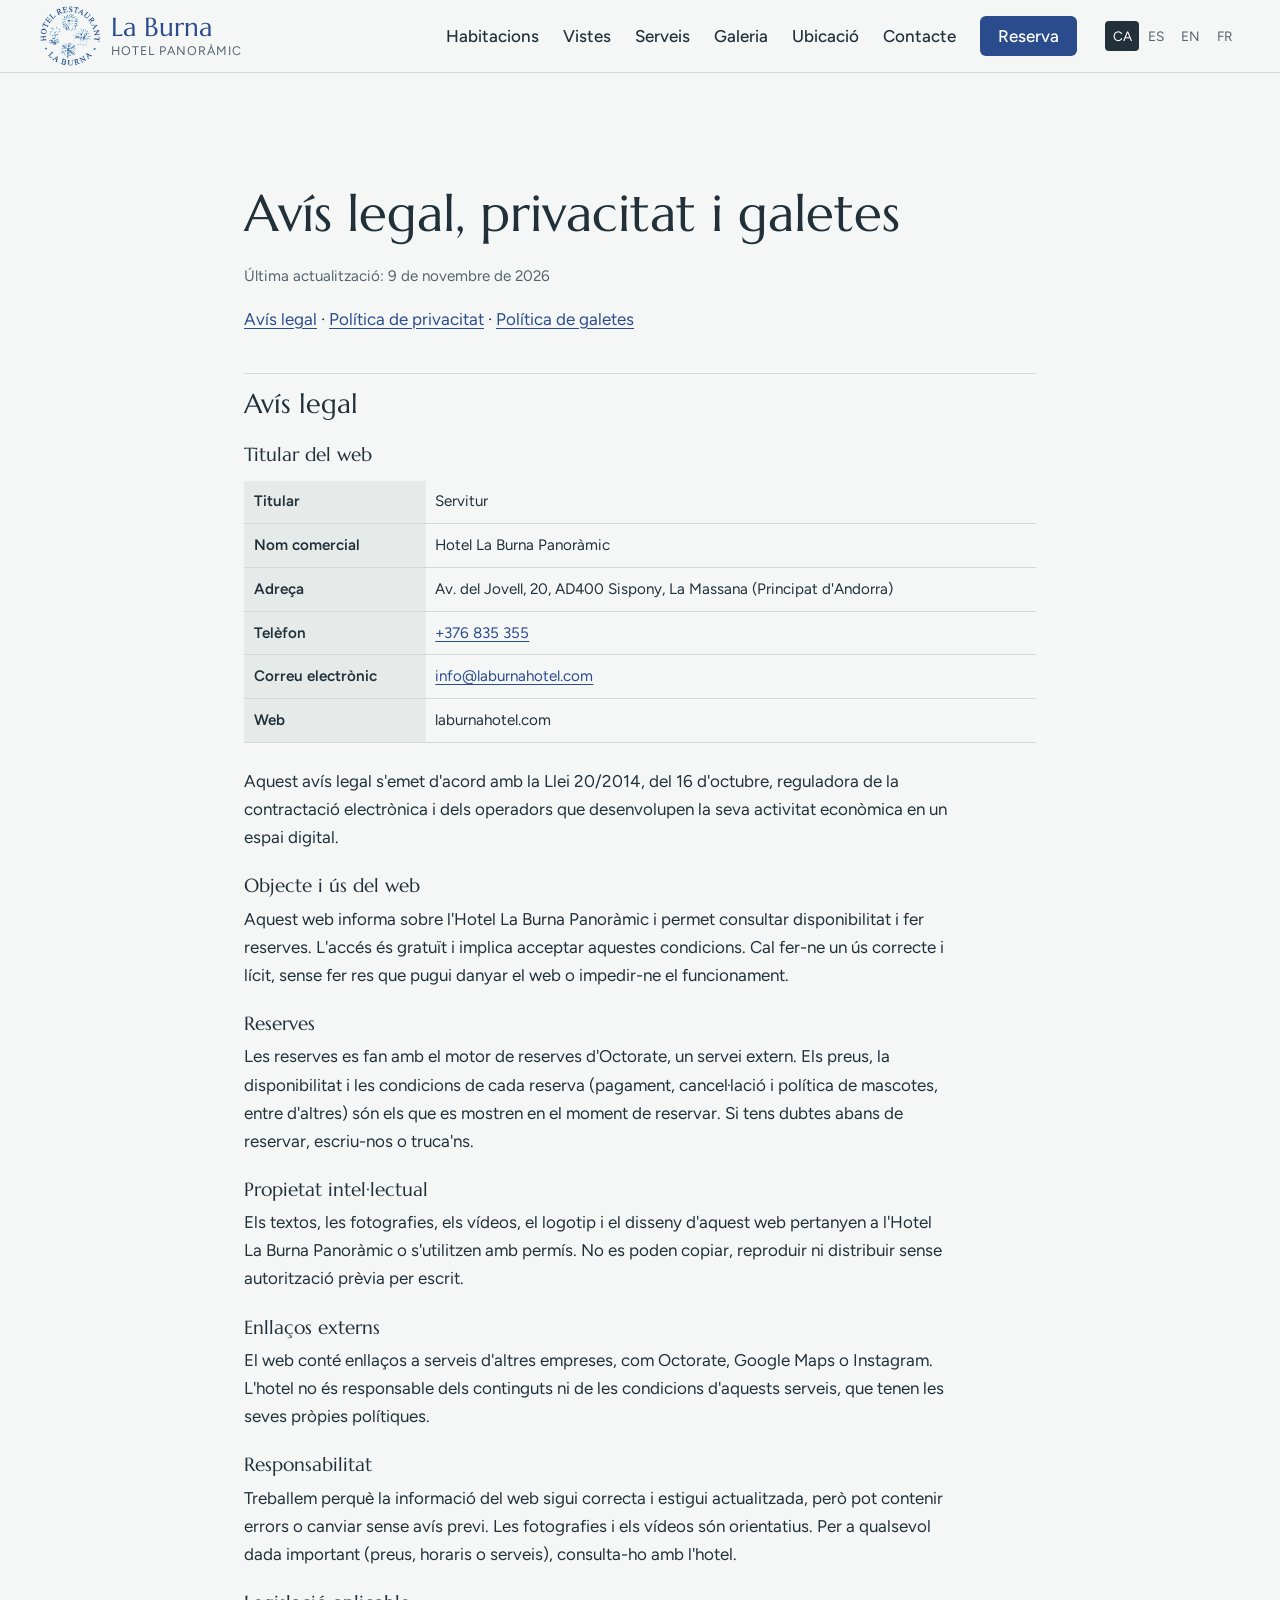
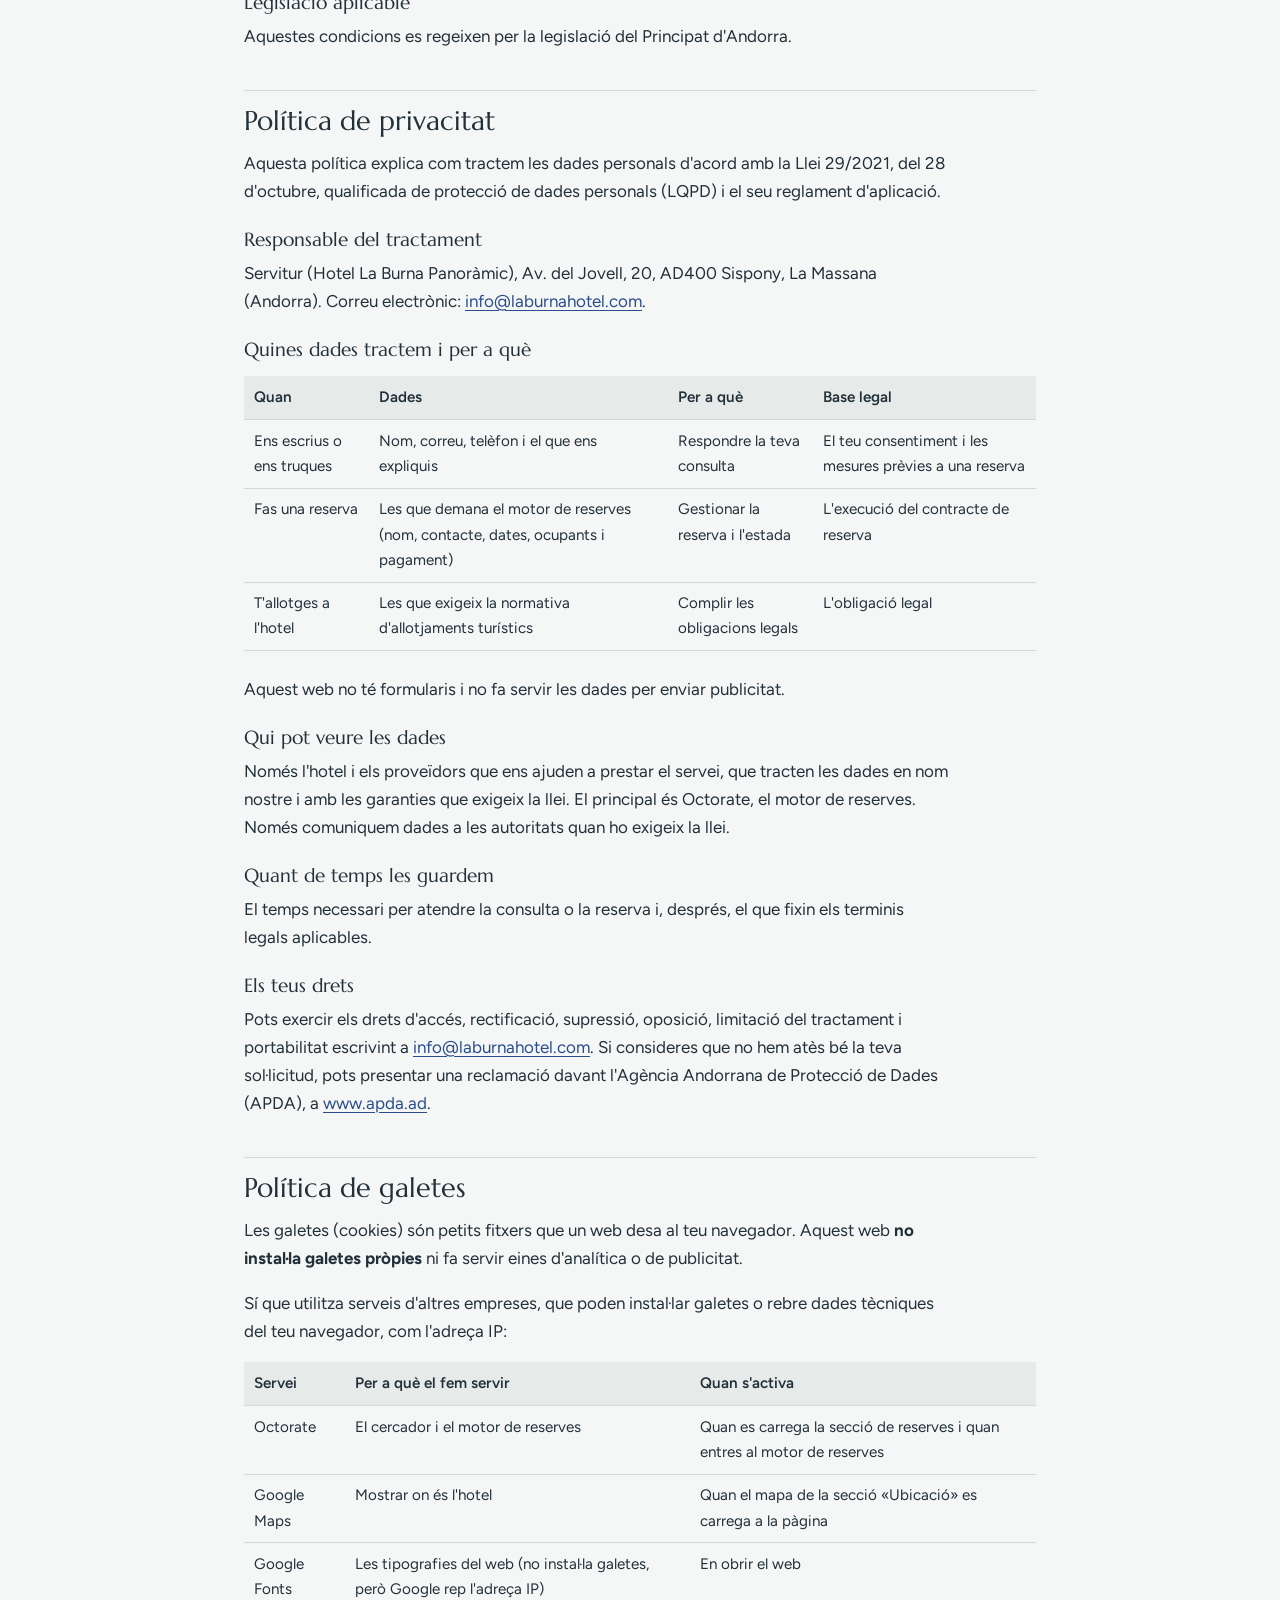
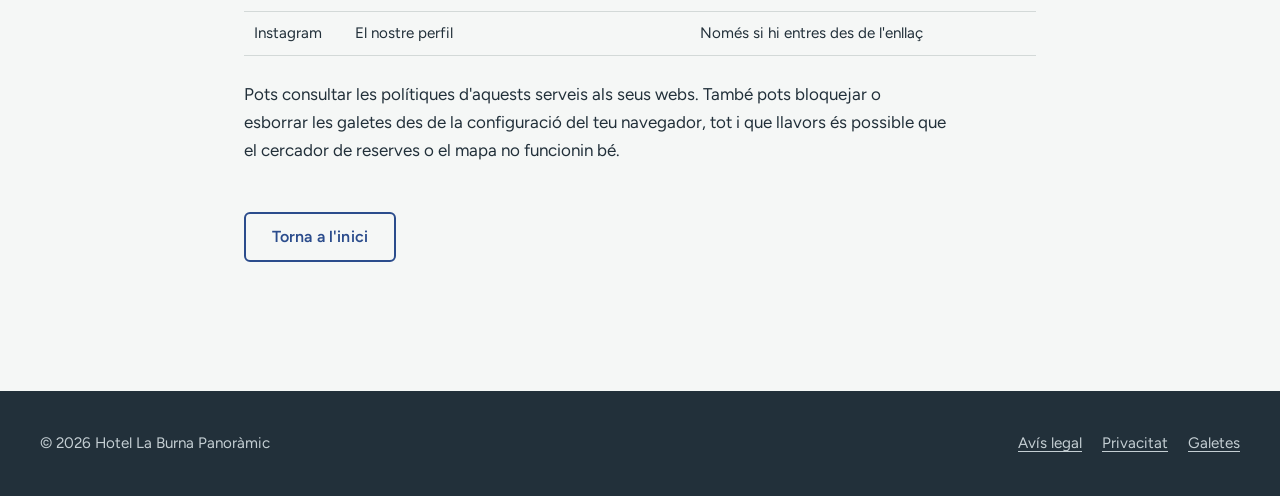
<file: avis-legal.html>
<!DOCTYPE html>
<html lang="ca">
<head>
  <meta charset="UTF-8">
  <meta name="viewport" content="width=device-width, initial-scale=1">
  <title>Avís legal, privacitat i galetes · Hotel La Burna Panoràmic</title>
  <meta name="description" content="Avís legal, política de privacitat i política de galetes del web de l'Hotel La Burna Panoràmic (Sispony, Andorra).">
  <link rel="canonical" href="https://laburnahotel.com/avis-legal.html">
  <link rel="alternate" hreflang="ca" href="https://laburnahotel.com/avis-legal.html">
  <link rel="alternate" hreflang="es" href="https://laburnahotel.com/es/aviso-legal.html">
  <link rel="alternate" hreflang="en" href="https://laburnahotel.com/en/legal-notice.html">
  <link rel="alternate" hreflang="fr" href="https://laburnahotel.com/fr/mentions-legales.html">
  <link rel="alternate" hreflang="x-default" href="https://laburnahotel.com/avis-legal.html">
  <meta name="robots" content="index, follow">

  <link rel="icon" href="/favicon.ico" sizes="48x48">
  <link rel="icon" href="/assets/img/icon-192.png" type="image/png" sizes="192x192">
  <link rel="apple-touch-icon" href="/apple-touch-icon.png">
  <link rel="preconnect" href="https://fonts.googleapis.com">
  <link rel="preconnect" href="https://fonts.gstatic.com" crossorigin>
  <link href="https://fonts.googleapis.com/css2?family=Figtree:wght@400;500;600&family=Marcellus&display=swap" rel="stylesheet">
  <link rel="stylesheet" href="css/styles.css?v=9">
  <script src="js/main.js?v=5" defer></script>
</head>
<body>
  <a class="skip-link" href="#contingut">Salta al contingut</a>

  <header class="header">
    <div class="container header__inner">
      <a class="header__logo" href="/" aria-label="Hotel La Burna Panoràmic, inici">
        <img src="assets/img/logo-segell-96.png" srcset="assets/img/logo-segell-96.png 1x, assets/img/logo-segell-192.png 2x" width="60" height="60" alt="">
        <span class="header__logo-text">
          <strong>La Burna</strong>
          <span>HOTEL PANORÀMIC</span>
        </span>
      </a>

      <button class="header__toggle" type="button" aria-expanded="false" aria-controls="menu" aria-label="Obre el menú">
        <span></span><span></span><span></span>
      </button>

      <nav class="nav" id="menu" aria-label="Menú principal">
        <ul class="nav__list">
          <li><a href="/#habitacions">Habitacions</a></li>
          <li><a href="/#vistes">Vistes</a></li>
          <li><a href="/#serveis">Serveis</a></li>
          <li><a href="/#galeria">Galeria</a></li>
          <li><a href="/#ubicacio">Ubicació</a></li>
          <li><a href="/#contacte">Contacte</a></li>
          <li><a class="nav__cta" href="/#reserves">Reserva</a></li>
        </ul>

        <ul class="lang" aria-label="Idioma">
          <li><a href="/avis-legal.html" hreflang="ca" lang="ca" aria-current="page">CA</a></li>
          <li><a href="/es/aviso-legal.html" hreflang="es" lang="es">ES</a></li>
          <li><a href="/en/legal-notice.html" hreflang="en" lang="en">EN</a></li>
          <li><a href="/fr/mentions-legales.html" hreflang="fr" lang="fr">FR</a></li>
        </ul>
      </nav>
    </div>
  </header>

  <main id="contingut" class="section">
    <div class="container legal">
      <h1>Avís legal, privacitat i galetes</h1>
      <p class="updated">Última actualització: 9 de novembre de 2026</p>
      <p>
        <a href="#avis-legal">Avís legal</a> ·
        <a href="#privacitat">Política de privacitat</a> ·
        <a href="#galetes">Política de galetes</a>
      </p>

      <!-- ===================== AVÍS LEGAL ===================== -->
      <h2 id="avis-legal">Avís legal</h2>

      <h3>Titular del web</h3>
      <!-- PENDENT: la raó social i el NRT del titular, quan es decideixi posar-los. De moment el titular és «Servitur». -->
      <table>
        <tr><th scope="row">Titular</th><td>Servitur</td></tr>
        <tr><th scope="row">Nom comercial</th><td>Hotel La Burna Panoràmic</td></tr>
        <tr><th scope="row">Adreça</th><td>Av. del Jovell, 20, AD400 Sispony, La Massana (Principat d'Andorra)</td></tr>
        <tr><th scope="row">Telèfon</th><td><a href="tel:+376835355">+376 835 355</a></td></tr>
        <tr><th scope="row">Correu electrònic</th><td><a href="mailto:info@laburnahotel.com">info@laburnahotel.com</a></td></tr>
        <tr><th scope="row">Web</th><td>laburnahotel.com</td></tr>
      </table>
      <p>Aquest avís legal s'emet d'acord amb la Llei 20/2014, del 16 d'octubre, reguladora de la contractació electrònica i dels operadors que desenvolupen la seva activitat econòmica en un espai digital.</p>

      <h3>Objecte i ús del web</h3>
      <p>Aquest web informa sobre l'Hotel La Burna Panoràmic i permet consultar disponibilitat i fer reserves. L'accés és gratuït i implica acceptar aquestes condicions. Cal fer-ne un ús correcte i lícit, sense fer res que pugui danyar el web o impedir-ne el funcionament.</p>

      <h3>Reserves</h3>
      <p>Les reserves es fan amb el motor de reserves d'Octorate, un servei extern. Els preus, la disponibilitat i les condicions de cada reserva (pagament, cancel·lació i política de mascotes, entre d'altres) són els que es mostren en el moment de reservar. Si tens dubtes abans de reservar, escriu-nos o truca'ns.</p>

      <h3>Propietat intel·lectual</h3>
      <p>Els textos, les fotografies, els vídeos, el logotip i el disseny d'aquest web pertanyen a l'Hotel La Burna Panoràmic o s'utilitzen amb permís. No es poden copiar, reproduir ni distribuir sense autorització prèvia per escrit.</p>

      <h3>Enllaços externs</h3>
      <p>El web conté enllaços a serveis d'altres empreses, com Octorate, Google Maps o Instagram. L'hotel no és responsable dels continguts ni de les condicions d'aquests serveis, que tenen les seves pròpies polítiques.</p>

      <h3>Responsabilitat</h3>
      <p>Treballem perquè la informació del web sigui correcta i estigui actualitzada, però pot contenir errors o canviar sense avís previ. Les fotografies i els vídeos són orientatius. Per a qualsevol dada important (preus, horaris o serveis), consulta-ho amb l'hotel.</p>

      <h3>Legislació aplicable</h3>
      <p>Aquestes condicions es regeixen per la legislació del Principat d'Andorra.</p>

      <!-- ===================== PRIVACITAT ===================== -->
      <h2 id="privacitat">Política de privacitat</h2>
      <p>Aquesta política explica com tractem les dades personals d'acord amb la Llei 29/2021, del 28 d'octubre, qualificada de protecció de dades personals (LQPD) i el seu reglament d'aplicació.</p>

      <h3>Responsable del tractament</h3>
      <p>Servitur (Hotel La Burna Panoràmic), Av. del Jovell, 20, AD400 Sispony, La Massana (Andorra). Correu electrònic: <a href="mailto:info@laburnahotel.com">info@laburnahotel.com</a>.</p>

      <h3>Quines dades tractem i per a què</h3>
      <table>
        <thead><tr><th scope="col">Quan</th><th scope="col">Dades</th><th scope="col">Per a què</th><th scope="col">Base legal</th></tr></thead>
        <tbody>
          <tr><td>Ens escrius o ens truques</td><td>Nom, correu, telèfon i el que ens expliquis</td><td>Respondre la teva consulta</td><td>El teu consentiment i les mesures prèvies a una reserva</td></tr>
          <tr><td>Fas una reserva</td><td>Les que demana el motor de reserves (nom, contacte, dates, ocupants i pagament)</td><td>Gestionar la reserva i l'estada</td><td>L'execució del contracte de reserva</td></tr>
          <tr><td>T'allotges a l'hotel</td><td>Les que exigeix la normativa d'allotjaments turístics</td><td>Complir les obligacions legals</td><td>L'obligació legal</td></tr>
        </tbody>
      </table>
      <p>Aquest web no té formularis i no fa servir les dades per enviar publicitat.</p>

      <h3>Qui pot veure les dades</h3>
      <p>Només l'hotel i els proveïdors que ens ajuden a prestar el servei, que tracten les dades en nom nostre i amb les garanties que exigeix la llei. El principal és Octorate, el motor de reserves. Només comuniquem dades a les autoritats quan ho exigeix la llei.</p>

      <h3>Quant de temps les guardem</h3>
      <p>El temps necessari per atendre la consulta o la reserva i, després, el que fixin els terminis legals aplicables.</p>

      <h3>Els teus drets</h3>
      <p>Pots exercir els drets d'accés, rectificació, supressió, oposició, limitació del tractament i portabilitat escrivint a <a href="mailto:info@laburnahotel.com">info@laburnahotel.com</a>. Si consideres que no hem atès bé la teva sol·licitud, pots presentar una reclamació davant l'Agència Andorrana de Protecció de Dades (APDA), a <a href="https://www.apda.ad" target="_blank" rel="noopener">www.apda.ad</a>.</p>

      <!-- ===================== GALETES ===================== -->
      <h2 id="galetes">Política de galetes</h2>
      <p>Les galetes (cookies) són petits fitxers que un web desa al teu navegador. Aquest web <strong>no instal·la galetes pròpies</strong> ni fa servir eines d'analítica o de publicitat.</p>
      <p>Sí que utilitza serveis d'altres empreses, que poden instal·lar galetes o rebre dades tècniques del teu navegador, com l'adreça IP:</p>
      <table>
        <thead><tr><th scope="col">Servei</th><th scope="col">Per a què el fem servir</th><th scope="col">Quan s'activa</th></tr></thead>
        <tbody>
          <tr><td>Octorate</td><td>El cercador i el motor de reserves</td><td>Quan es carrega la secció de reserves i quan entres al motor de reserves</td></tr>
          <tr><td>Google Maps</td><td>Mostrar on és l'hotel</td><td>Quan el mapa de la secció «Ubicació» es carrega a la pàgina</td></tr>
          <tr><td>Google Fonts</td><td>Les tipografies del web (no instal·la galetes, però Google rep l'adreça IP)</td><td>En obrir el web</td></tr>
          <tr><td>Instagram</td><td>El nostre perfil</td><td>Només si hi entres des de l'enllaç</td></tr>
        </tbody>
      </table>
      <p>Pots consultar les polítiques d'aquests serveis als seus webs. També pots bloquejar o esborrar les galetes des de la configuració del teu navegador, tot i que llavors és possible que el cercador de reserves o el mapa no funcionin bé.</p>

      <p style="margin-top:3rem"><a class="button button--ghost" href="/">Torna a l'inici</a></p>
    </div>
  </main>

  <footer class="footer">
    <div class="container footer__inner">
      <p>© <span data-year></span> Hotel La Burna Panoràmic</p>
      <nav class="footer__legal" aria-label="Informació legal">
        <a href="avis-legal.html" aria-current="page">Avís legal</a>
        <a href="avis-legal.html#privacitat">Privacitat</a>
        <a href="avis-legal.html#galetes">Galetes</a>
      </nav>
    </div>
  </footer>
</body>
</html>
</file>
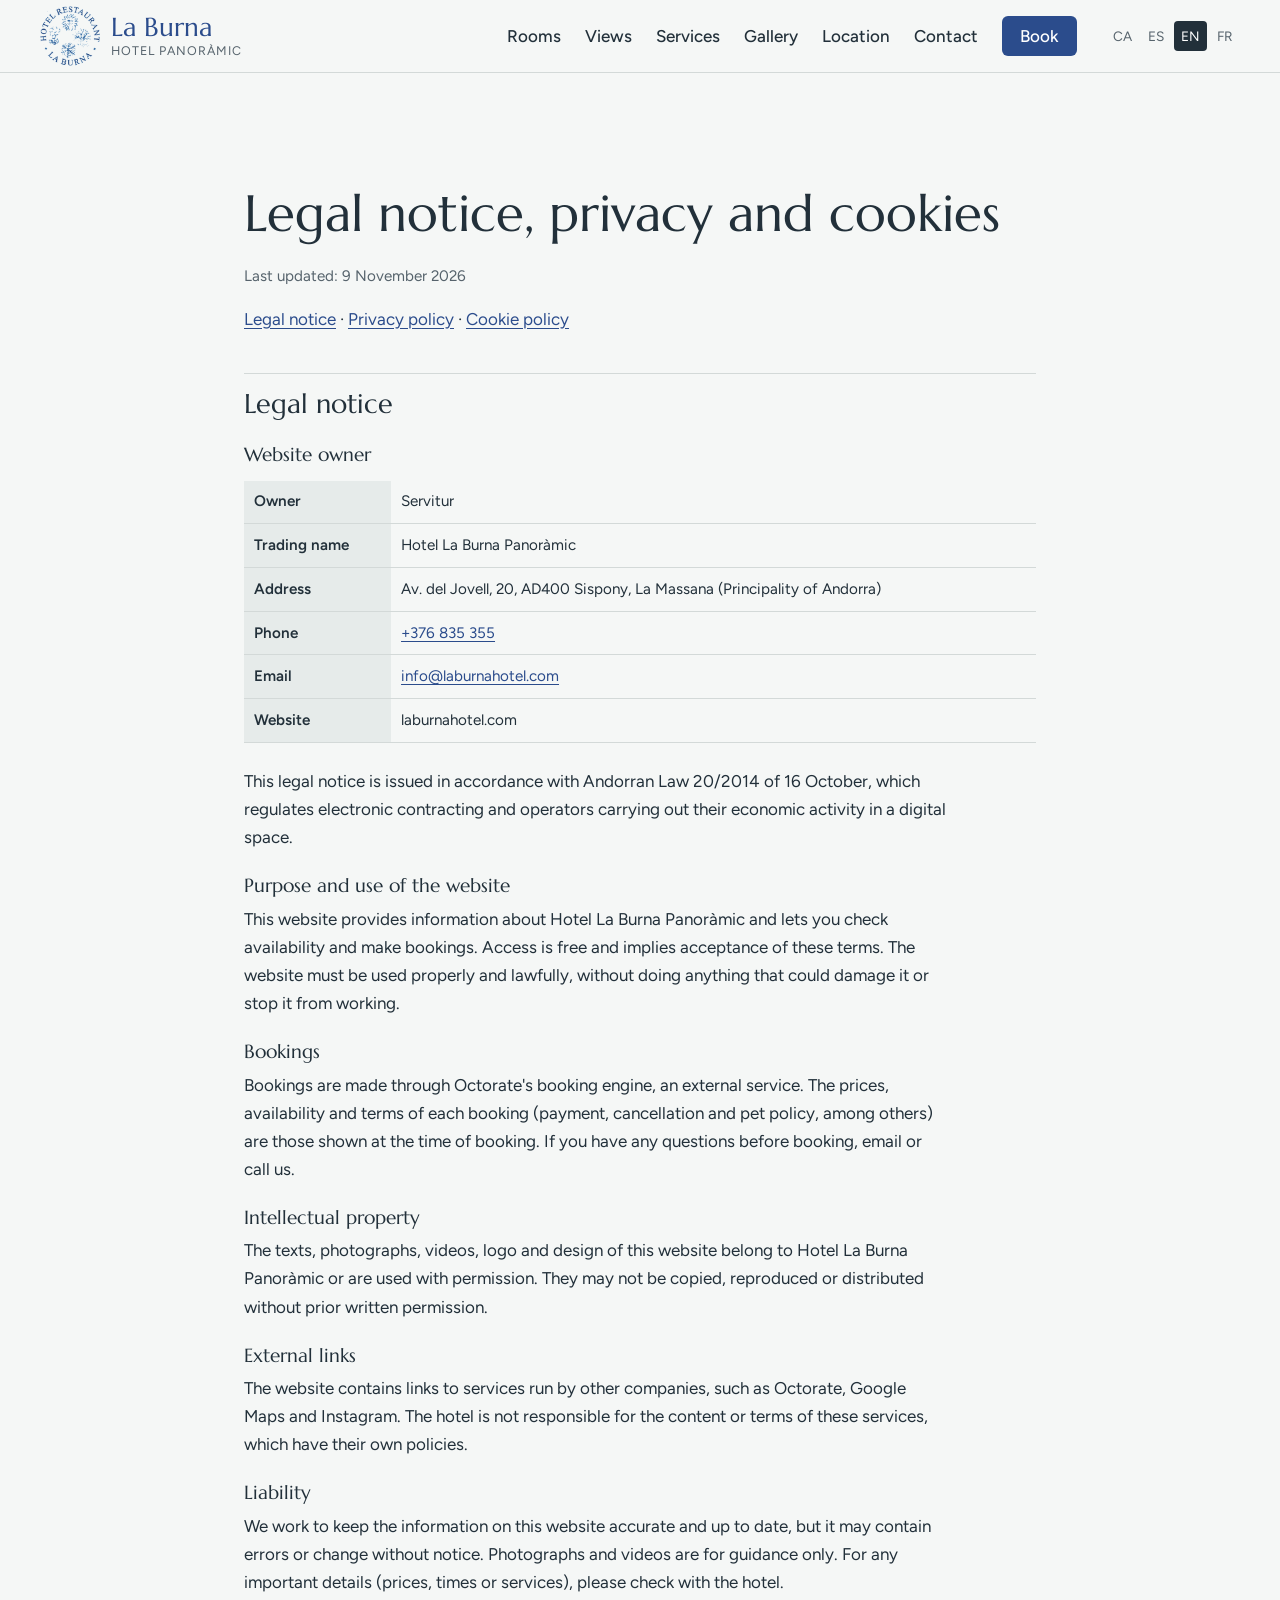
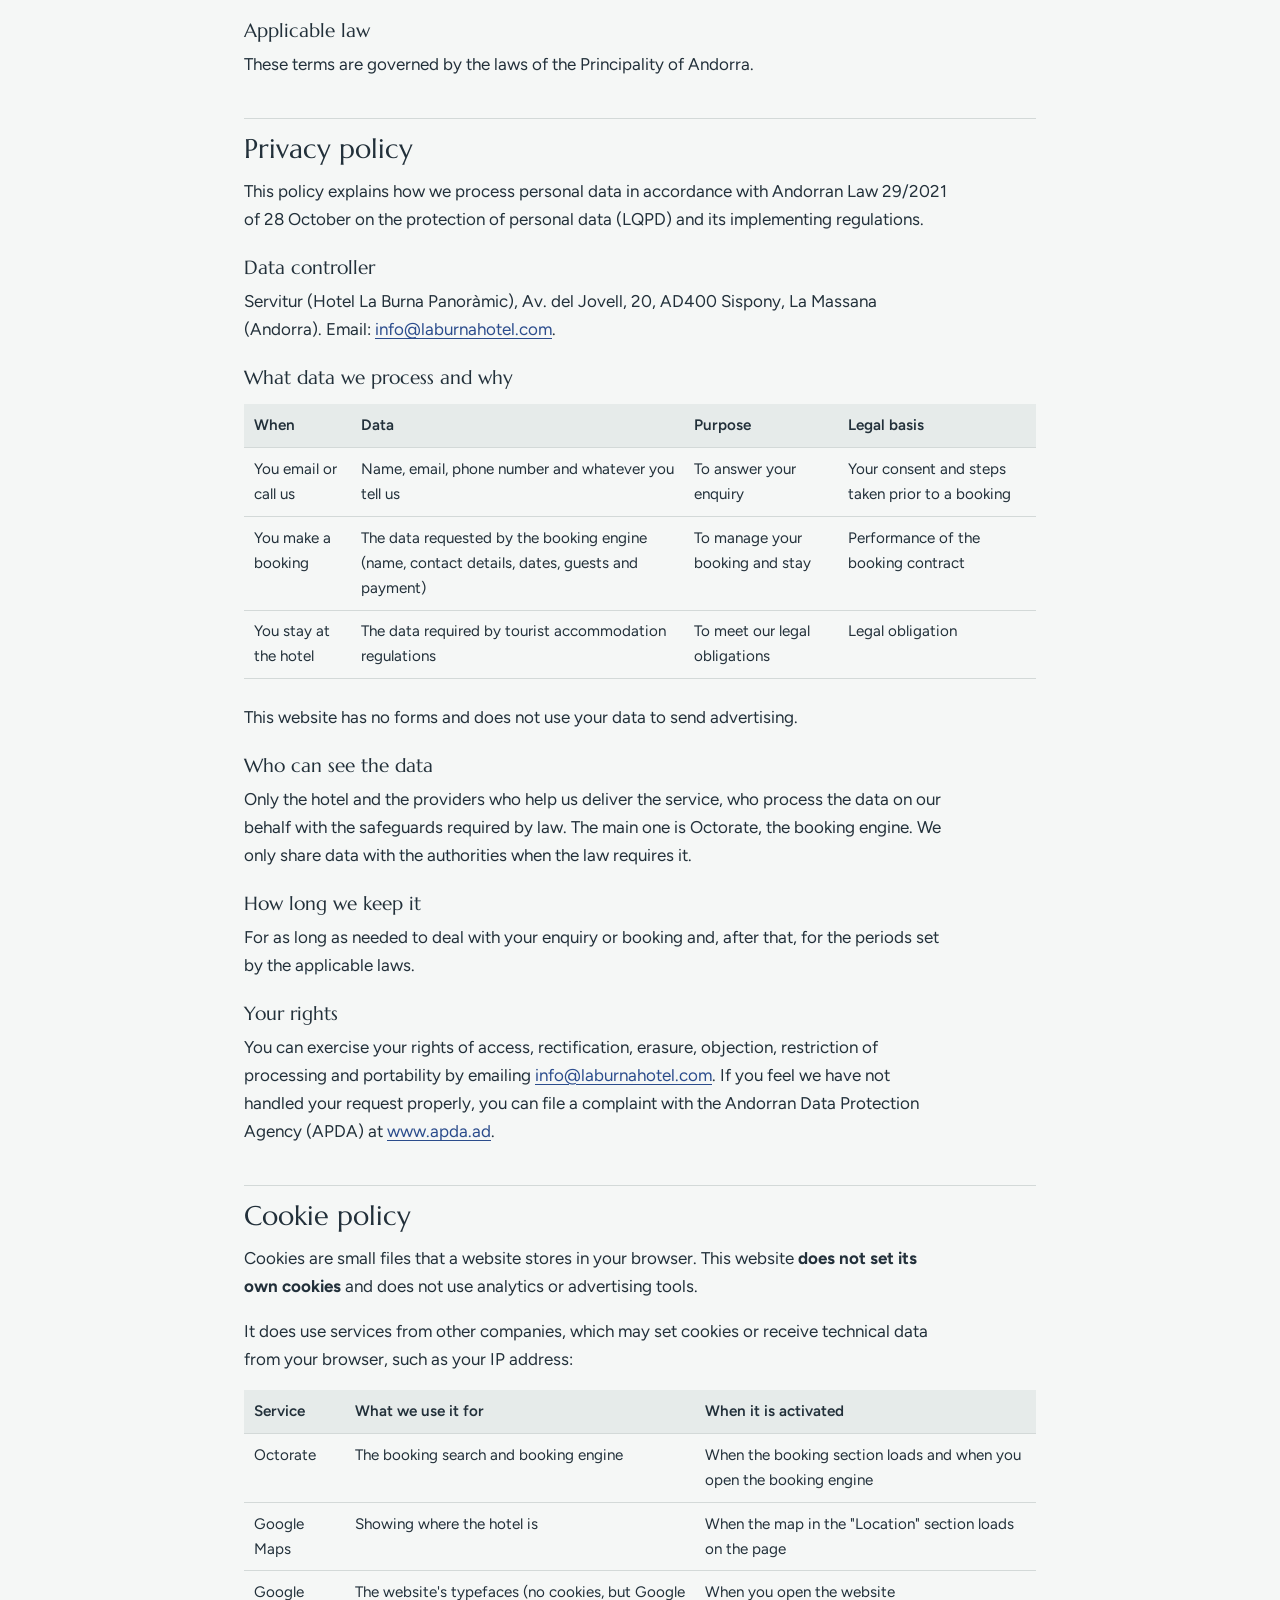
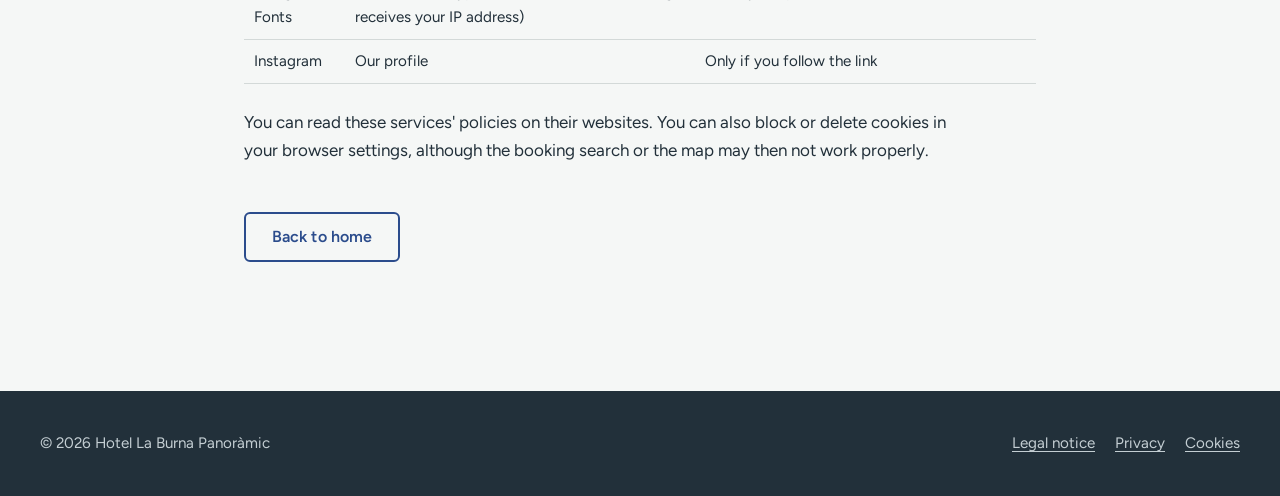
<file: en/legal-notice.html>
<!DOCTYPE html>
<html lang="en">
<head>
  <meta charset="UTF-8">
  <meta name="viewport" content="width=device-width, initial-scale=1">
  <title>Legal notice, privacy and cookies · Hotel La Burna Panoràmic</title>
  <meta name="description" content="Legal notice, privacy policy and cookie policy for the Hotel La Burna Panoràmic website (Sispony, Andorra).">
  <meta name="robots" content="index, follow">
  <link rel="canonical" href="https://laburnahotel.com/en/legal-notice.html">
  <link rel="alternate" hreflang="ca" href="https://laburnahotel.com/avis-legal.html">
  <link rel="alternate" hreflang="es" href="https://laburnahotel.com/es/aviso-legal.html">
  <link rel="alternate" hreflang="en" href="https://laburnahotel.com/en/legal-notice.html">
  <link rel="alternate" hreflang="fr" href="https://laburnahotel.com/fr/mentions-legales.html">
  <link rel="alternate" hreflang="x-default" href="https://laburnahotel.com/avis-legal.html">

  <link rel="icon" href="/favicon.ico" sizes="48x48">
  <link rel="icon" href="/assets/img/icon-192.png" type="image/png" sizes="192x192">
  <link rel="apple-touch-icon" href="/apple-touch-icon.png">
  <link rel="preconnect" href="https://fonts.googleapis.com">
  <link rel="preconnect" href="https://fonts.gstatic.com" crossorigin>
  <link href="https://fonts.googleapis.com/css2?family=Figtree:wght@400;500;600&family=Marcellus&display=swap" rel="stylesheet">
  <link rel="stylesheet" href="../css/styles.css?v=9">
  <script src="../js/main.js?v=5" defer></script>
</head>
<body>
  <a class="skip-link" href="#content">Skip to content</a>

  <header class="header">
    <div class="container header__inner">
      <a class="header__logo" href="/en/" aria-label="Hotel La Burna Panoràmic, home">
        <img src="../assets/img/logo-segell-96.png" srcset="../assets/img/logo-segell-96.png 1x, ../assets/img/logo-segell-192.png 2x" width="60" height="60" alt="">
        <span class="header__logo-text">
          <strong>La Burna</strong>
          <span>HOTEL PANORÀMIC</span>
        </span>
      </a>

      <button class="header__toggle" type="button" aria-expanded="false" aria-controls="menu" aria-label="Open menu">
        <span></span><span></span><span></span>
      </button>

      <nav class="nav" id="menu" aria-label="Main menu">
        <ul class="nav__list">
          <li><a href="/en/#rooms">Rooms</a></li>
          <li><a href="/en/#views">Views</a></li>
          <li><a href="/en/#services">Services</a></li>
          <li><a href="/en/#gallery">Gallery</a></li>
          <li><a href="/en/#location">Location</a></li>
          <li><a href="/en/#contact">Contact</a></li>
          <li><a class="nav__cta" href="/en/#booking">Book</a></li>
        </ul>

        <ul class="lang" aria-label="Language">
          <li><a href="/avis-legal.html" hreflang="ca" lang="ca">CA</a></li>
          <li><a href="/es/aviso-legal.html" hreflang="es" lang="es">ES</a></li>
          <li><a href="/en/legal-notice.html" hreflang="en" lang="en" aria-current="page">EN</a></li>
          <li><a href="/fr/mentions-legales.html" hreflang="fr" lang="fr">FR</a></li>
        </ul>
      </nav>
    </div>
  </header>

  <main id="content" class="section">
    <div class="container legal">
      <h1>Legal notice, privacy and cookies</h1>
      <p class="updated">Last updated: 9 November 2026</p>
      <p>
        <a href="#legal-notice">Legal notice</a> ·
        <a href="#privacy">Privacy policy</a> ·
        <a href="#cookies">Cookie policy</a>
      </p>

      <h2 id="legal-notice">Legal notice</h2>

      <h3>Website owner</h3>
      <!-- PENDENT: la raó social i el NRT del titular, quan es decideixi posar-los. De moment el titular és «Servitur». -->
      <table>
        <tr><th scope="row">Owner</th><td>Servitur</td></tr>
        <tr><th scope="row">Trading name</th><td>Hotel La Burna Panoràmic</td></tr>
        <tr><th scope="row">Address</th><td>Av. del Jovell, 20, AD400 Sispony, La Massana (Principality of Andorra)</td></tr>
        <tr><th scope="row">Phone</th><td><a href="tel:+376835355">+376 835 355</a></td></tr>
        <tr><th scope="row">Email</th><td><a href="mailto:info@laburnahotel.com">info@laburnahotel.com</a></td></tr>
        <tr><th scope="row">Website</th><td>laburnahotel.com</td></tr>
      </table>
      <p>This legal notice is issued in accordance with Andorran Law 20/2014 of 16 October, which regulates electronic contracting and operators carrying out their economic activity in a digital space.</p>

      <h3>Purpose and use of the website</h3>
      <p>This website provides information about Hotel La Burna Panoràmic and lets you check availability and make bookings. Access is free and implies acceptance of these terms. The website must be used properly and lawfully, without doing anything that could damage it or stop it from working.</p>

      <h3>Bookings</h3>
      <p>Bookings are made through Octorate's booking engine, an external service. The prices, availability and terms of each booking (payment, cancellation and pet policy, among others) are those shown at the time of booking. If you have any questions before booking, email or call us.</p>

      <h3>Intellectual property</h3>
      <p>The texts, photographs, videos, logo and design of this website belong to Hotel La Burna Panoràmic or are used with permission. They may not be copied, reproduced or distributed without prior written permission.</p>

      <h3>External links</h3>
      <p>The website contains links to services run by other companies, such as Octorate, Google Maps and Instagram. The hotel is not responsible for the content or terms of these services, which have their own policies.</p>

      <h3>Liability</h3>
      <p>We work to keep the information on this website accurate and up to date, but it may contain errors or change without notice. Photographs and videos are for guidance only. For any important details (prices, times or services), please check with the hotel.</p>

      <h3>Applicable law</h3>
      <p>These terms are governed by the laws of the Principality of Andorra.</p>

      <h2 id="privacy">Privacy policy</h2>
      <p>This policy explains how we process personal data in accordance with Andorran Law 29/2021 of 28 October on the protection of personal data (LQPD) and its implementing regulations.</p>

      <h3>Data controller</h3>
      <p>Servitur (Hotel La Burna Panoràmic), Av. del Jovell, 20, AD400 Sispony, La Massana (Andorra). Email: <a href="mailto:info@laburnahotel.com">info@laburnahotel.com</a>.</p>

      <h3>What data we process and why</h3>
      <table>
        <thead><tr><th scope="col">When</th><th scope="col">Data</th><th scope="col">Purpose</th><th scope="col">Legal basis</th></tr></thead>
        <tbody>
          <tr><td>You email or call us</td><td>Name, email, phone number and whatever you tell us</td><td>To answer your enquiry</td><td>Your consent and steps taken prior to a booking</td></tr>
          <tr><td>You make a booking</td><td>The data requested by the booking engine (name, contact details, dates, guests and payment)</td><td>To manage your booking and stay</td><td>Performance of the booking contract</td></tr>
          <tr><td>You stay at the hotel</td><td>The data required by tourist accommodation regulations</td><td>To meet our legal obligations</td><td>Legal obligation</td></tr>
        </tbody>
      </table>
      <p>This website has no forms and does not use your data to send advertising.</p>

      <h3>Who can see the data</h3>
      <p>Only the hotel and the providers who help us deliver the service, who process the data on our behalf with the safeguards required by law. The main one is Octorate, the booking engine. We only share data with the authorities when the law requires it.</p>

      <h3>How long we keep it</h3>
      <p>For as long as needed to deal with your enquiry or booking and, after that, for the periods set by the applicable laws.</p>

      <h3>Your rights</h3>
      <p>You can exercise your rights of access, rectification, erasure, objection, restriction of processing and portability by emailing <a href="mailto:info@laburnahotel.com">info@laburnahotel.com</a>. If you feel we have not handled your request properly, you can file a complaint with the Andorran Data Protection Agency (APDA) at <a href="https://www.apda.ad" target="_blank" rel="noopener">www.apda.ad</a>.</p>

      <h2 id="cookies">Cookie policy</h2>
      <p>Cookies are small files that a website stores in your browser. This website <strong>does not set its own cookies</strong> and does not use analytics or advertising tools.</p>
      <p>It does use services from other companies, which may set cookies or receive technical data from your browser, such as your IP address:</p>
      <table>
        <thead><tr><th scope="col">Service</th><th scope="col">What we use it for</th><th scope="col">When it is activated</th></tr></thead>
        <tbody>
          <tr><td>Octorate</td><td>The booking search and booking engine</td><td>When the booking section loads and when you open the booking engine</td></tr>
          <tr><td>Google Maps</td><td>Showing where the hotel is</td><td>When the map in the "Location" section loads on the page</td></tr>
          <tr><td>Google Fonts</td><td>The website's typefaces (no cookies, but Google receives your IP address)</td><td>When you open the website</td></tr>
          <tr><td>Instagram</td><td>Our profile</td><td>Only if you follow the link</td></tr>
        </tbody>
      </table>
      <p>You can read these services' policies on their websites. You can also block or delete cookies in your browser settings, although the booking search or the map may then not work properly.</p>

      <p style="margin-top:3rem"><a class="button button--ghost" href="/en/">Back to home</a></p>
    </div>
  </main>

  <footer class="footer">
    <div class="container footer__inner">
      <p>© <span data-year></span> Hotel La Burna Panoràmic</p>
      <nav class="footer__legal" aria-label="Legal information">
        <a href="legal-notice.html" aria-current="page">Legal notice</a>
        <a href="legal-notice.html#privacy">Privacy</a>
        <a href="legal-notice.html#cookies">Cookies</a>
      </nav>
    </div>
  </footer>
</body>
</html>
</file>
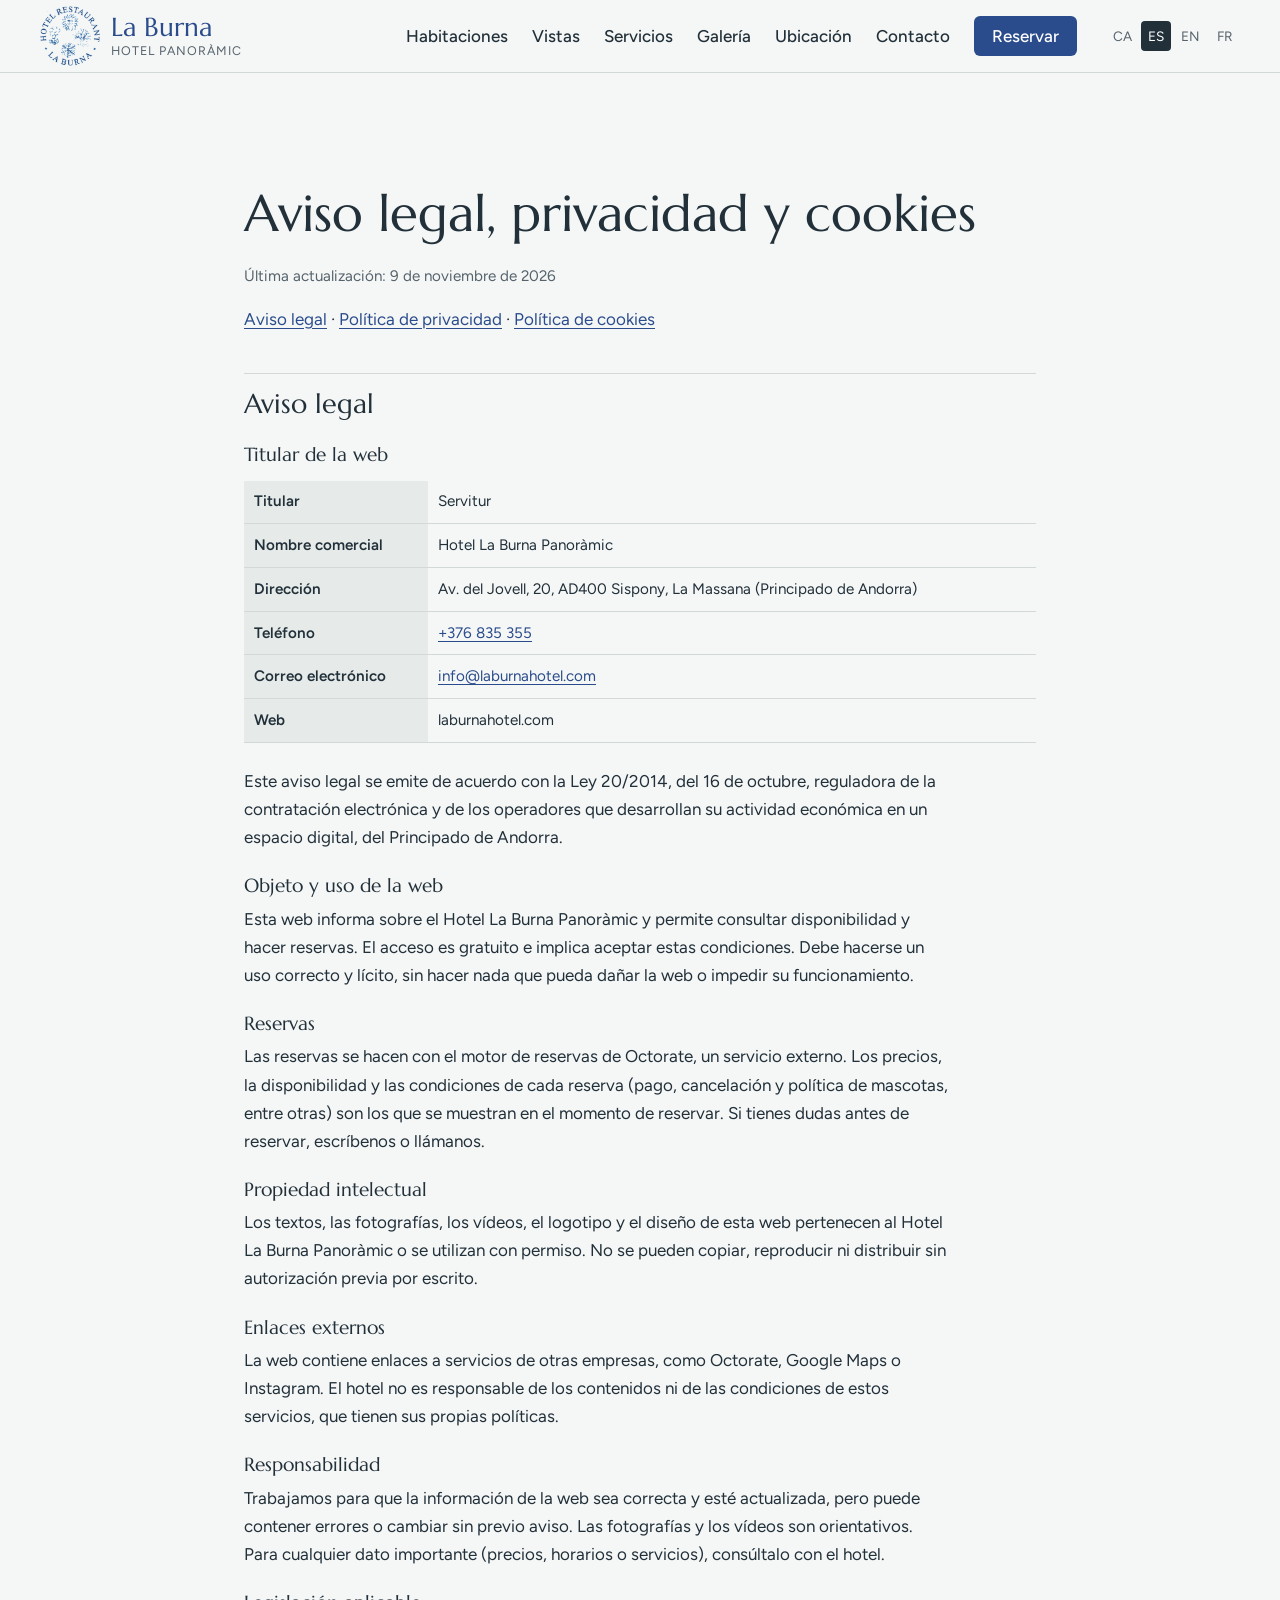
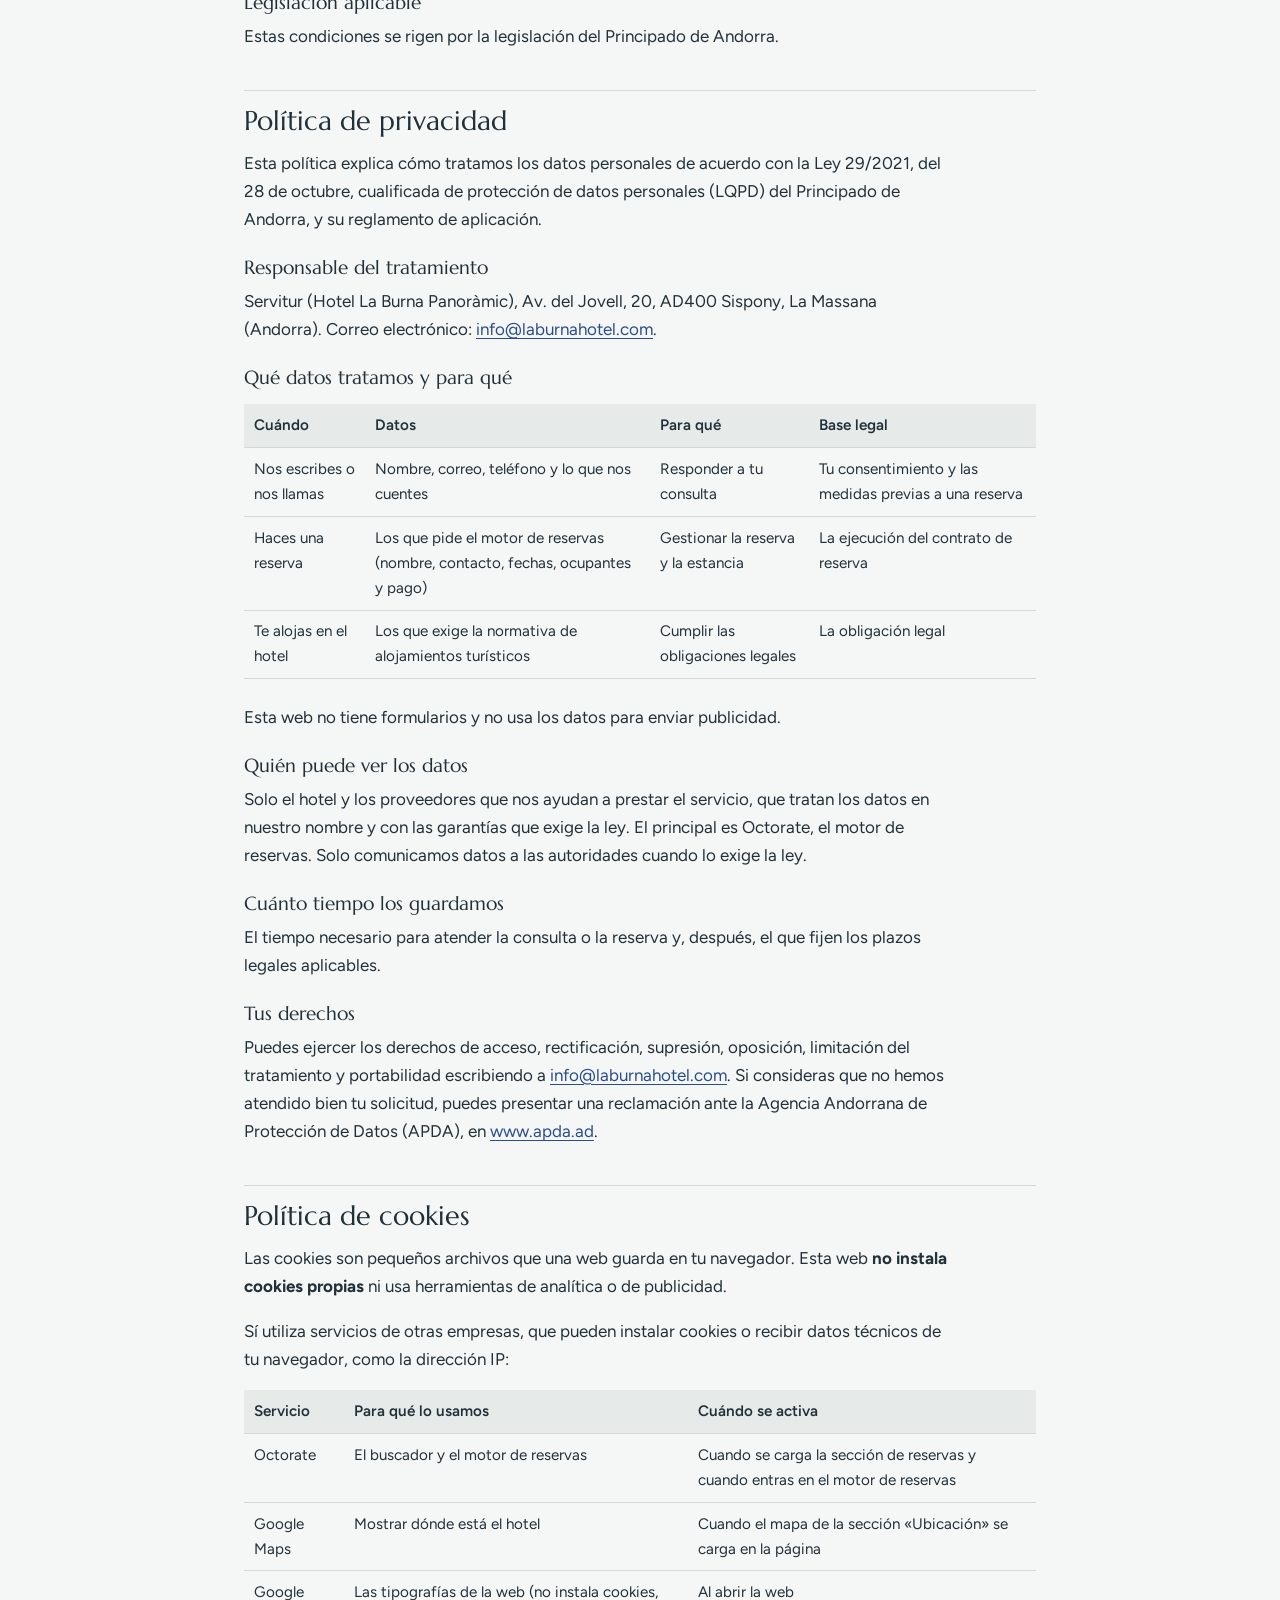
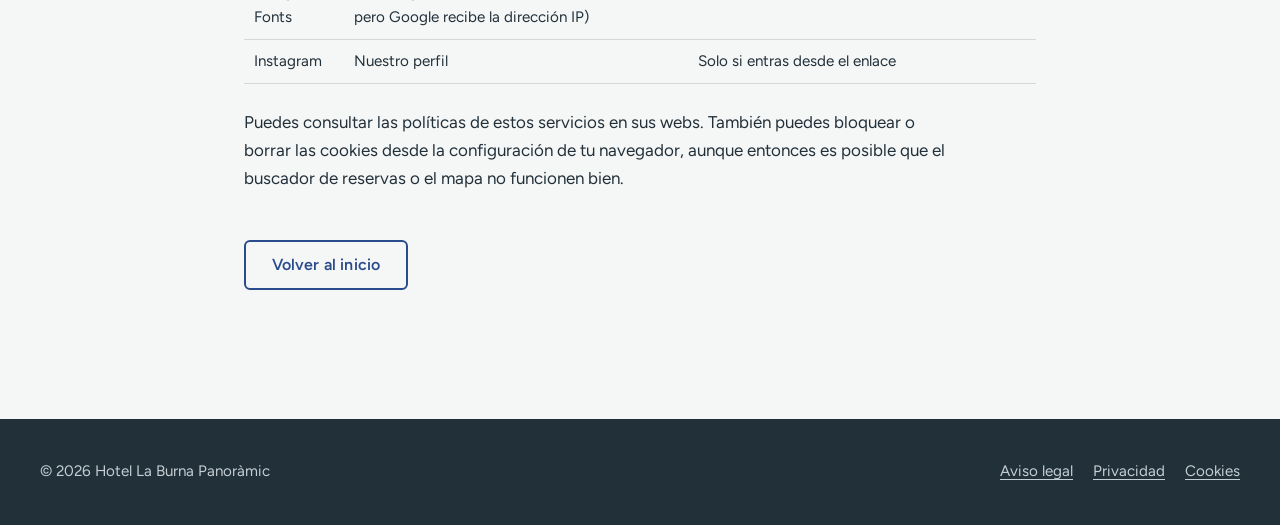
<file: es/aviso-legal.html>
<!DOCTYPE html>
<html lang="es">
<head>
  <meta charset="UTF-8">
  <meta name="viewport" content="width=device-width, initial-scale=1">
  <title>Aviso legal, privacidad y cookies · Hotel La Burna Panoràmic</title>
  <meta name="description" content="Aviso legal, política de privacidad y política de cookies de la web del Hotel La Burna Panoràmic (Sispony, Andorra).">
  <meta name="robots" content="index, follow">
  <link rel="canonical" href="https://laburnahotel.com/es/aviso-legal.html">
  <link rel="alternate" hreflang="ca" href="https://laburnahotel.com/avis-legal.html">
  <link rel="alternate" hreflang="es" href="https://laburnahotel.com/es/aviso-legal.html">
  <link rel="alternate" hreflang="en" href="https://laburnahotel.com/en/legal-notice.html">
  <link rel="alternate" hreflang="fr" href="https://laburnahotel.com/fr/mentions-legales.html">
  <link rel="alternate" hreflang="x-default" href="https://laburnahotel.com/avis-legal.html">

  <link rel="icon" href="/favicon.ico" sizes="48x48">
  <link rel="icon" href="/assets/img/icon-192.png" type="image/png" sizes="192x192">
  <link rel="apple-touch-icon" href="/apple-touch-icon.png">
  <link rel="preconnect" href="https://fonts.googleapis.com">
  <link rel="preconnect" href="https://fonts.gstatic.com" crossorigin>
  <link href="https://fonts.googleapis.com/css2?family=Figtree:wght@400;500;600&family=Marcellus&display=swap" rel="stylesheet">
  <link rel="stylesheet" href="../css/styles.css?v=9">
  <script src="../js/main.js?v=5" defer></script>
</head>
<body>
  <a class="skip-link" href="#contenido">Saltar al contenido</a>

  <header class="header">
    <div class="container header__inner">
      <a class="header__logo" href="/es/" aria-label="Hotel La Burna Panoràmic, inicio">
        <img src="../assets/img/logo-segell-96.png" srcset="../assets/img/logo-segell-96.png 1x, ../assets/img/logo-segell-192.png 2x" width="60" height="60" alt="">
        <span class="header__logo-text">
          <strong>La Burna</strong>
          <span>HOTEL PANORÀMIC</span>
        </span>
      </a>

      <button class="header__toggle" type="button" aria-expanded="false" aria-controls="menu" aria-label="Abrir el menú">
        <span></span><span></span><span></span>
      </button>

      <nav class="nav" id="menu" aria-label="Menú principal">
        <ul class="nav__list">
          <li><a href="/es/#habitaciones">Habitaciones</a></li>
          <li><a href="/es/#vistas">Vistas</a></li>
          <li><a href="/es/#servicios">Servicios</a></li>
          <li><a href="/es/#galeria">Galería</a></li>
          <li><a href="/es/#ubicacion">Ubicación</a></li>
          <li><a href="/es/#contacto">Contacto</a></li>
          <li><a class="nav__cta" href="/es/#reservas">Reservar</a></li>
        </ul>

        <ul class="lang" aria-label="Idioma">
          <li><a href="/avis-legal.html" hreflang="ca" lang="ca">CA</a></li>
          <li><a href="/es/aviso-legal.html" hreflang="es" lang="es" aria-current="page">ES</a></li>
          <li><a href="/en/legal-notice.html" hreflang="en" lang="en">EN</a></li>
          <li><a href="/fr/mentions-legales.html" hreflang="fr" lang="fr">FR</a></li>
        </ul>
      </nav>
    </div>
  </header>

  <main id="contenido" class="section">
    <div class="container legal">
      <h1>Aviso legal, privacidad y cookies</h1>
      <p class="updated">Última actualización: 9 de noviembre de 2026</p>
      <p>
        <a href="#aviso-legal">Aviso legal</a> ·
        <a href="#privacidad">Política de privacidad</a> ·
        <a href="#cookies">Política de cookies</a>
      </p>

      <h2 id="aviso-legal">Aviso legal</h2>

      <h3>Titular de la web</h3>
      <!-- PENDENT: la raó social i el NRT del titular, quan es decideixi posar-los. De moment el titular és «Servitur». -->
      <table>
        <tr><th scope="row">Titular</th><td>Servitur</td></tr>
        <tr><th scope="row">Nombre comercial</th><td>Hotel La Burna Panoràmic</td></tr>
        <tr><th scope="row">Dirección</th><td>Av. del Jovell, 20, AD400 Sispony, La Massana (Principado de Andorra)</td></tr>
        <tr><th scope="row">Teléfono</th><td><a href="tel:+376835355">+376 835 355</a></td></tr>
        <tr><th scope="row">Correo electrónico</th><td><a href="mailto:info@laburnahotel.com">info@laburnahotel.com</a></td></tr>
        <tr><th scope="row">Web</th><td>laburnahotel.com</td></tr>
      </table>
      <p>Este aviso legal se emite de acuerdo con la Ley 20/2014, del 16 de octubre, reguladora de la contratación electrónica y de los operadores que desarrollan su actividad económica en un espacio digital, del Principado de Andorra.</p>

      <h3>Objeto y uso de la web</h3>
      <p>Esta web informa sobre el Hotel La Burna Panoràmic y permite consultar disponibilidad y hacer reservas. El acceso es gratuito e implica aceptar estas condiciones. Debe hacerse un uso correcto y lícito, sin hacer nada que pueda dañar la web o impedir su funcionamiento.</p>

      <h3>Reservas</h3>
      <p>Las reservas se hacen con el motor de reservas de Octorate, un servicio externo. Los precios, la disponibilidad y las condiciones de cada reserva (pago, cancelación y política de mascotas, entre otras) son los que se muestran en el momento de reservar. Si tienes dudas antes de reservar, escríbenos o llámanos.</p>

      <h3>Propiedad intelectual</h3>
      <p>Los textos, las fotografías, los vídeos, el logotipo y el diseño de esta web pertenecen al Hotel La Burna Panoràmic o se utilizan con permiso. No se pueden copiar, reproducir ni distribuir sin autorización previa por escrito.</p>

      <h3>Enlaces externos</h3>
      <p>La web contiene enlaces a servicios de otras empresas, como Octorate, Google Maps o Instagram. El hotel no es responsable de los contenidos ni de las condiciones de estos servicios, que tienen sus propias políticas.</p>

      <h3>Responsabilidad</h3>
      <p>Trabajamos para que la información de la web sea correcta y esté actualizada, pero puede contener errores o cambiar sin previo aviso. Las fotografías y los vídeos son orientativos. Para cualquier dato importante (precios, horarios o servicios), consúltalo con el hotel.</p>

      <h3>Legislación aplicable</h3>
      <p>Estas condiciones se rigen por la legislación del Principado de Andorra.</p>

      <h2 id="privacidad">Política de privacidad</h2>
      <p>Esta política explica cómo tratamos los datos personales de acuerdo con la Ley 29/2021, del 28 de octubre, cualificada de protección de datos personales (LQPD) del Principado de Andorra, y su reglamento de aplicación.</p>

      <h3>Responsable del tratamiento</h3>
      <p>Servitur (Hotel La Burna Panoràmic), Av. del Jovell, 20, AD400 Sispony, La Massana (Andorra). Correo electrónico: <a href="mailto:info@laburnahotel.com">info@laburnahotel.com</a>.</p>

      <h3>Qué datos tratamos y para qué</h3>
      <table>
        <thead><tr><th scope="col">Cuándo</th><th scope="col">Datos</th><th scope="col">Para qué</th><th scope="col">Base legal</th></tr></thead>
        <tbody>
          <tr><td>Nos escribes o nos llamas</td><td>Nombre, correo, teléfono y lo que nos cuentes</td><td>Responder a tu consulta</td><td>Tu consentimiento y las medidas previas a una reserva</td></tr>
          <tr><td>Haces una reserva</td><td>Los que pide el motor de reservas (nombre, contacto, fechas, ocupantes y pago)</td><td>Gestionar la reserva y la estancia</td><td>La ejecución del contrato de reserva</td></tr>
          <tr><td>Te alojas en el hotel</td><td>Los que exige la normativa de alojamientos turísticos</td><td>Cumplir las obligaciones legales</td><td>La obligación legal</td></tr>
        </tbody>
      </table>
      <p>Esta web no tiene formularios y no usa los datos para enviar publicidad.</p>

      <h3>Quién puede ver los datos</h3>
      <p>Solo el hotel y los proveedores que nos ayudan a prestar el servicio, que tratan los datos en nuestro nombre y con las garantías que exige la ley. El principal es Octorate, el motor de reservas. Solo comunicamos datos a las autoridades cuando lo exige la ley.</p>

      <h3>Cuánto tiempo los guardamos</h3>
      <p>El tiempo necesario para atender la consulta o la reserva y, después, el que fijen los plazos legales aplicables.</p>

      <h3>Tus derechos</h3>
      <p>Puedes ejercer los derechos de acceso, rectificación, supresión, oposición, limitación del tratamiento y portabilidad escribiendo a <a href="mailto:info@laburnahotel.com">info@laburnahotel.com</a>. Si consideras que no hemos atendido bien tu solicitud, puedes presentar una reclamación ante la Agencia Andorrana de Protección de Datos (APDA), en <a href="https://www.apda.ad" target="_blank" rel="noopener">www.apda.ad</a>.</p>

      <h2 id="cookies">Política de cookies</h2>
      <p>Las cookies son pequeños archivos que una web guarda en tu navegador. Esta web <strong>no instala cookies propias</strong> ni usa herramientas de analítica o de publicidad.</p>
      <p>Sí utiliza servicios de otras empresas, que pueden instalar cookies o recibir datos técnicos de tu navegador, como la dirección IP:</p>
      <table>
        <thead><tr><th scope="col">Servicio</th><th scope="col">Para qué lo usamos</th><th scope="col">Cuándo se activa</th></tr></thead>
        <tbody>
          <tr><td>Octorate</td><td>El buscador y el motor de reservas</td><td>Cuando se carga la sección de reservas y cuando entras en el motor de reservas</td></tr>
          <tr><td>Google Maps</td><td>Mostrar dónde está el hotel</td><td>Cuando el mapa de la sección «Ubicación» se carga en la página</td></tr>
          <tr><td>Google Fonts</td><td>Las tipografías de la web (no instala cookies, pero Google recibe la dirección IP)</td><td>Al abrir la web</td></tr>
          <tr><td>Instagram</td><td>Nuestro perfil</td><td>Solo si entras desde el enlace</td></tr>
        </tbody>
      </table>
      <p>Puedes consultar las políticas de estos servicios en sus webs. También puedes bloquear o borrar las cookies desde la configuración de tu navegador, aunque entonces es posible que el buscador de reservas o el mapa no funcionen bien.</p>

      <p style="margin-top:3rem"><a class="button button--ghost" href="/es/">Volver al inicio</a></p>
    </div>
  </main>

  <footer class="footer">
    <div class="container footer__inner">
      <p>© <span data-year></span> Hotel La Burna Panoràmic</p>
      <nav class="footer__legal" aria-label="Información legal">
        <a href="aviso-legal.html" aria-current="page">Aviso legal</a>
        <a href="aviso-legal.html#privacidad">Privacidad</a>
        <a href="aviso-legal.html#cookies">Cookies</a>
      </nav>
    </div>
  </footer>
</body>
</html>
</file>
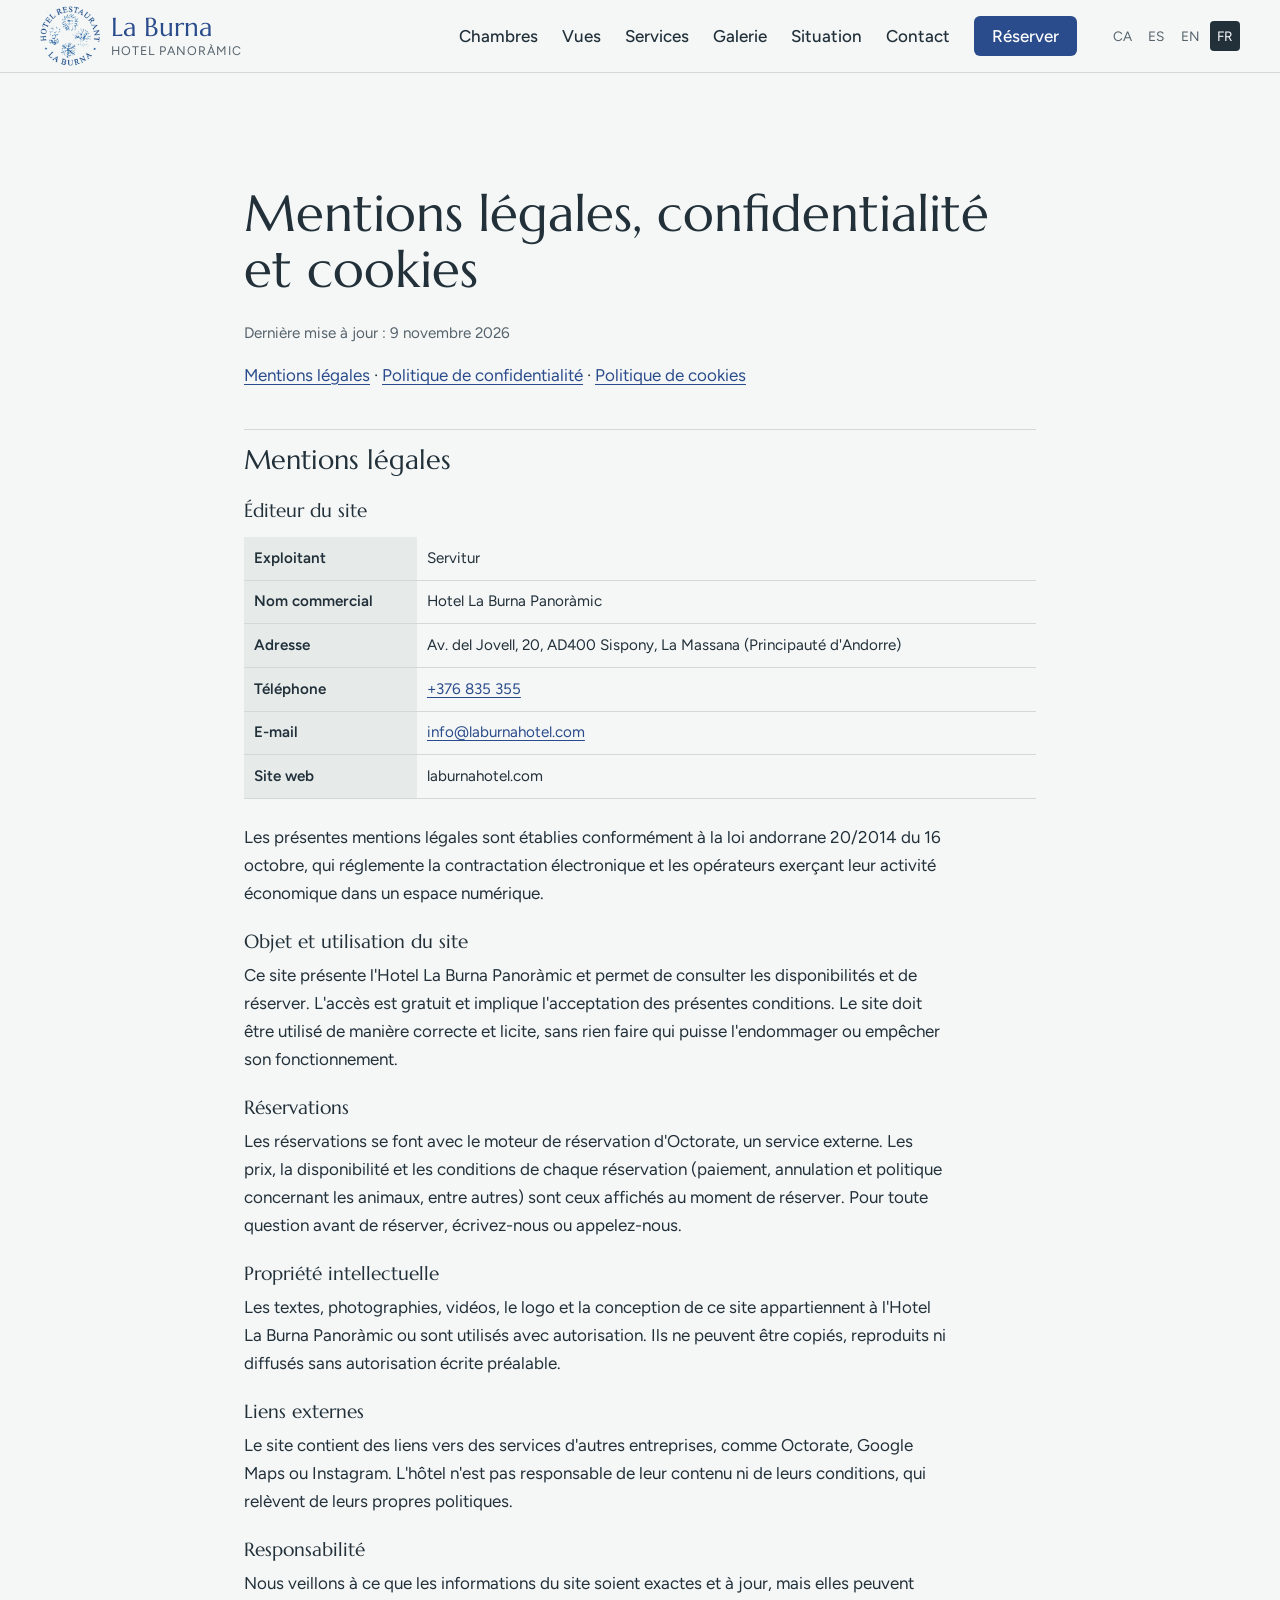
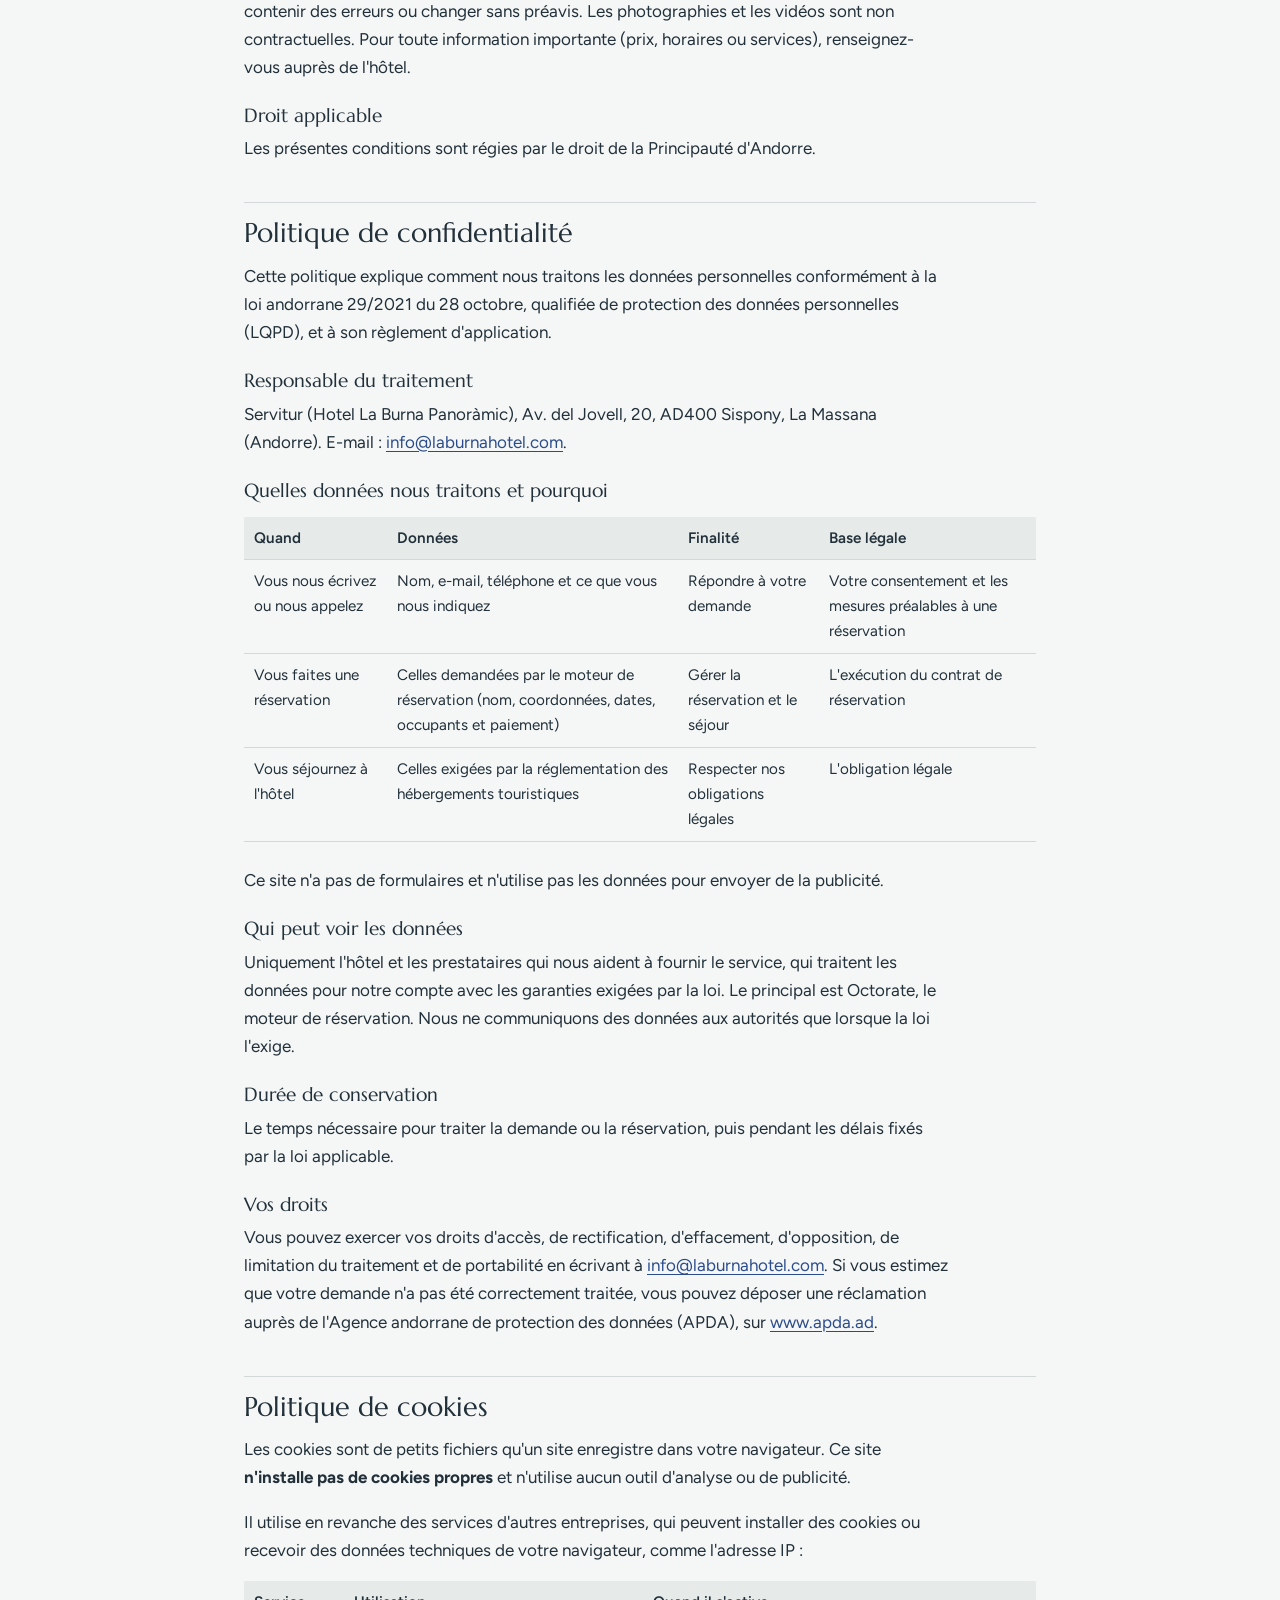
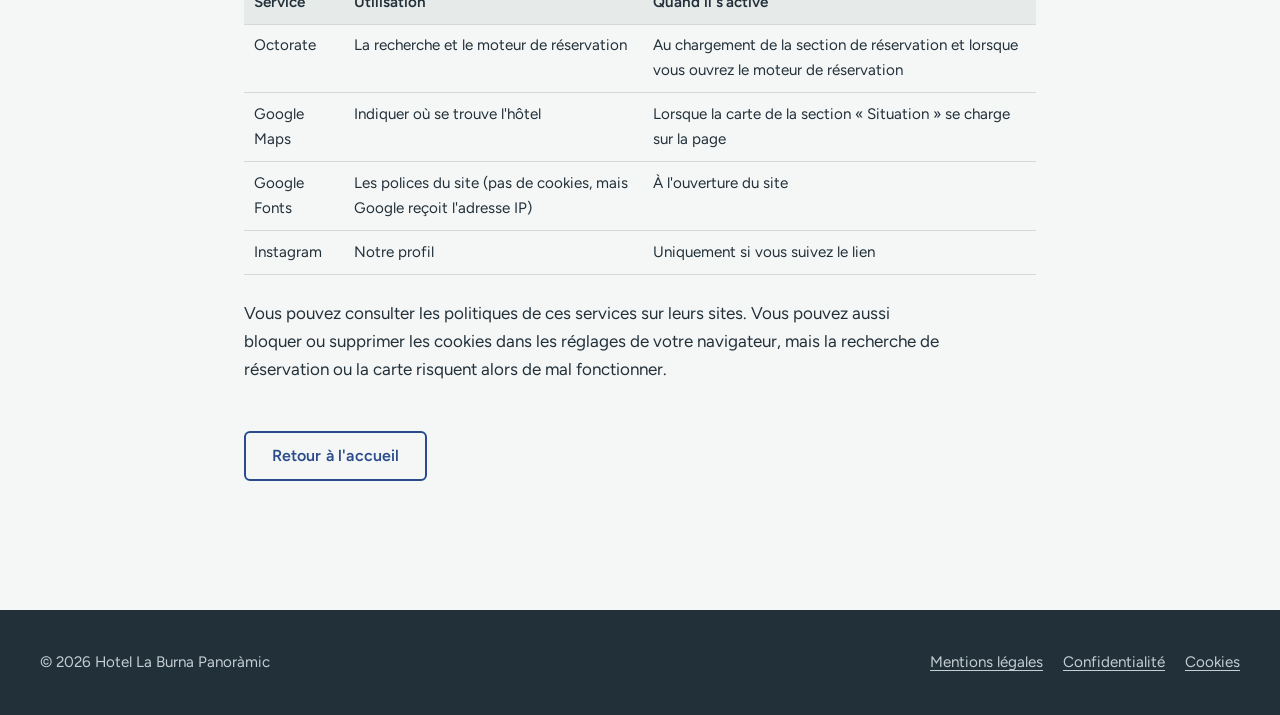
<file: fr/mentions-legales.html>
<!DOCTYPE html>
<html lang="fr">
<head>
  <meta charset="UTF-8">
  <meta name="viewport" content="width=device-width, initial-scale=1">
  <title>Mentions légales, confidentialité et cookies · Hotel La Burna Panoràmic</title>
  <meta name="description" content="Mentions légales, politique de confidentialité et politique de cookies du site de l'Hotel La Burna Panoràmic (Sispony, Andorre).">
  <meta name="robots" content="index, follow">
  <link rel="canonical" href="https://laburnahotel.com/fr/mentions-legales.html">
  <link rel="alternate" hreflang="ca" href="https://laburnahotel.com/avis-legal.html">
  <link rel="alternate" hreflang="es" href="https://laburnahotel.com/es/aviso-legal.html">
  <link rel="alternate" hreflang="en" href="https://laburnahotel.com/en/legal-notice.html">
  <link rel="alternate" hreflang="fr" href="https://laburnahotel.com/fr/mentions-legales.html">
  <link rel="alternate" hreflang="x-default" href="https://laburnahotel.com/avis-legal.html">

  <link rel="icon" href="/favicon.ico" sizes="48x48">
  <link rel="icon" href="/assets/img/icon-192.png" type="image/png" sizes="192x192">
  <link rel="apple-touch-icon" href="/apple-touch-icon.png">
  <link rel="preconnect" href="https://fonts.googleapis.com">
  <link rel="preconnect" href="https://fonts.gstatic.com" crossorigin>
  <link href="https://fonts.googleapis.com/css2?family=Figtree:wght@400;500;600&family=Marcellus&display=swap" rel="stylesheet">
  <link rel="stylesheet" href="../css/styles.css?v=9">
  <script src="../js/main.js?v=5" defer></script>
</head>
<body>
  <a class="skip-link" href="#contenu">Aller au contenu</a>

  <header class="header">
    <div class="container header__inner">
      <a class="header__logo" href="/fr/" aria-label="Hotel La Burna Panoràmic, accueil">
        <img src="../assets/img/logo-segell-96.png" srcset="../assets/img/logo-segell-96.png 1x, ../assets/img/logo-segell-192.png 2x" width="60" height="60" alt="">
        <span class="header__logo-text">
          <strong>La Burna</strong>
          <span>HOTEL PANORÀMIC</span>
        </span>
      </a>

      <button class="header__toggle" type="button" aria-expanded="false" aria-controls="menu" aria-label="Ouvrir le menu">
        <span></span><span></span><span></span>
      </button>

      <nav class="nav" id="menu" aria-label="Menu principal">
        <ul class="nav__list">
          <li><a href="/fr/#chambres">Chambres</a></li>
          <li><a href="/fr/#vues">Vues</a></li>
          <li><a href="/fr/#services">Services</a></li>
          <li><a href="/fr/#galerie">Galerie</a></li>
          <li><a href="/fr/#situation">Situation</a></li>
          <li><a href="/fr/#contact">Contact</a></li>
          <li><a class="nav__cta" href="/fr/#reservation">Réserver</a></li>
        </ul>

        <ul class="lang" aria-label="Langue">
          <li><a href="/avis-legal.html" hreflang="ca" lang="ca">CA</a></li>
          <li><a href="/es/aviso-legal.html" hreflang="es" lang="es">ES</a></li>
          <li><a href="/en/legal-notice.html" hreflang="en" lang="en">EN</a></li>
          <li><a href="/fr/mentions-legales.html" hreflang="fr" lang="fr" aria-current="page">FR</a></li>
        </ul>
      </nav>
    </div>
  </header>

  <main id="contenu" class="section">
    <div class="container legal">
      <h1>Mentions légales, confidentialité et cookies</h1>
      <p class="updated">Dernière mise à jour : 9 novembre 2026</p>
      <p>
        <a href="#mentions-legales">Mentions légales</a> ·
        <a href="#confidentialite">Politique de confidentialité</a> ·
        <a href="#cookies">Politique de cookies</a>
      </p>

      <h2 id="mentions-legales">Mentions légales</h2>

      <h3>Éditeur du site</h3>
      <!-- PENDENT: la raó social i el NRT del titular, quan es decideixi posar-los. De moment el titular és «Servitur». -->
      <table>
        <tr><th scope="row">Exploitant</th><td>Servitur</td></tr>
        <tr><th scope="row">Nom commercial</th><td>Hotel La Burna Panoràmic</td></tr>
        <tr><th scope="row">Adresse</th><td>Av. del Jovell, 20, AD400 Sispony, La Massana (Principauté d'Andorre)</td></tr>
        <tr><th scope="row">Téléphone</th><td><a href="tel:+376835355">+376 835 355</a></td></tr>
        <tr><th scope="row">E-mail</th><td><a href="mailto:info@laburnahotel.com">info@laburnahotel.com</a></td></tr>
        <tr><th scope="row">Site web</th><td>laburnahotel.com</td></tr>
      </table>
      <p>Les présentes mentions légales sont établies conformément à la loi andorrane 20/2014 du 16 octobre, qui réglemente la contractation électronique et les opérateurs exerçant leur activité économique dans un espace numérique.</p>

      <h3>Objet et utilisation du site</h3>
      <p>Ce site présente l'Hotel La Burna Panoràmic et permet de consulter les disponibilités et de réserver. L'accès est gratuit et implique l'acceptation des présentes conditions. Le site doit être utilisé de manière correcte et licite, sans rien faire qui puisse l'endommager ou empêcher son fonctionnement.</p>

      <h3>Réservations</h3>
      <p>Les réservations se font avec le moteur de réservation d'Octorate, un service externe. Les prix, la disponibilité et les conditions de chaque réservation (paiement, annulation et politique concernant les animaux, entre autres) sont ceux affichés au moment de réserver. Pour toute question avant de réserver, écrivez-nous ou appelez-nous.</p>

      <h3>Propriété intellectuelle</h3>
      <p>Les textes, photographies, vidéos, le logo et la conception de ce site appartiennent à l'Hotel La Burna Panoràmic ou sont utilisés avec autorisation. Ils ne peuvent être copiés, reproduits ni diffusés sans autorisation écrite préalable.</p>

      <h3>Liens externes</h3>
      <p>Le site contient des liens vers des services d'autres entreprises, comme Octorate, Google Maps ou Instagram. L'hôtel n'est pas responsable de leur contenu ni de leurs conditions, qui relèvent de leurs propres politiques.</p>

      <h3>Responsabilité</h3>
      <p>Nous veillons à ce que les informations du site soient exactes et à jour, mais elles peuvent contenir des erreurs ou changer sans préavis. Les photographies et les vidéos sont non contractuelles. Pour toute information importante (prix, horaires ou services), renseignez-vous auprès de l'hôtel.</p>

      <h3>Droit applicable</h3>
      <p>Les présentes conditions sont régies par le droit de la Principauté d'Andorre.</p>

      <h2 id="confidentialite">Politique de confidentialité</h2>
      <p>Cette politique explique comment nous traitons les données personnelles conformément à la loi andorrane 29/2021 du 28 octobre, qualifiée de protection des données personnelles (LQPD), et à son règlement d'application.</p>

      <h3>Responsable du traitement</h3>
      <p>Servitur (Hotel La Burna Panoràmic), Av. del Jovell, 20, AD400 Sispony, La Massana (Andorre). E-mail : <a href="mailto:info@laburnahotel.com">info@laburnahotel.com</a>.</p>

      <h3>Quelles données nous traitons et pourquoi</h3>
      <table>
        <thead><tr><th scope="col">Quand</th><th scope="col">Données</th><th scope="col">Finalité</th><th scope="col">Base légale</th></tr></thead>
        <tbody>
          <tr><td>Vous nous écrivez ou nous appelez</td><td>Nom, e-mail, téléphone et ce que vous nous indiquez</td><td>Répondre à votre demande</td><td>Votre consentement et les mesures préalables à une réservation</td></tr>
          <tr><td>Vous faites une réservation</td><td>Celles demandées par le moteur de réservation (nom, coordonnées, dates, occupants et paiement)</td><td>Gérer la réservation et le séjour</td><td>L'exécution du contrat de réservation</td></tr>
          <tr><td>Vous séjournez à l'hôtel</td><td>Celles exigées par la réglementation des hébergements touristiques</td><td>Respecter nos obligations légales</td><td>L'obligation légale</td></tr>
        </tbody>
      </table>
      <p>Ce site n'a pas de formulaires et n'utilise pas les données pour envoyer de la publicité.</p>

      <h3>Qui peut voir les données</h3>
      <p>Uniquement l'hôtel et les prestataires qui nous aident à fournir le service, qui traitent les données pour notre compte avec les garanties exigées par la loi. Le principal est Octorate, le moteur de réservation. Nous ne communiquons des données aux autorités que lorsque la loi l'exige.</p>

      <h3>Durée de conservation</h3>
      <p>Le temps nécessaire pour traiter la demande ou la réservation, puis pendant les délais fixés par la loi applicable.</p>

      <h3>Vos droits</h3>
      <p>Vous pouvez exercer vos droits d'accès, de rectification, d'effacement, d'opposition, de limitation du traitement et de portabilité en écrivant à <a href="mailto:info@laburnahotel.com">info@laburnahotel.com</a>. Si vous estimez que votre demande n'a pas été correctement traitée, vous pouvez déposer une réclamation auprès de l'Agence andorrane de protection des données (APDA), sur <a href="https://www.apda.ad" target="_blank" rel="noopener">www.apda.ad</a>.</p>

      <h2 id="cookies">Politique de cookies</h2>
      <p>Les cookies sont de petits fichiers qu'un site enregistre dans votre navigateur. Ce site <strong>n'installe pas de cookies propres</strong> et n'utilise aucun outil d'analyse ou de publicité.</p>
      <p>Il utilise en revanche des services d'autres entreprises, qui peuvent installer des cookies ou recevoir des données techniques de votre navigateur, comme l'adresse IP :</p>
      <table>
        <thead><tr><th scope="col">Service</th><th scope="col">Utilisation</th><th scope="col">Quand il s'active</th></tr></thead>
        <tbody>
          <tr><td>Octorate</td><td>La recherche et le moteur de réservation</td><td>Au chargement de la section de réservation et lorsque vous ouvrez le moteur de réservation</td></tr>
          <tr><td>Google Maps</td><td>Indiquer où se trouve l'hôtel</td><td>Lorsque la carte de la section « Situation » se charge sur la page</td></tr>
          <tr><td>Google Fonts</td><td>Les polices du site (pas de cookies, mais Google reçoit l'adresse IP)</td><td>À l'ouverture du site</td></tr>
          <tr><td>Instagram</td><td>Notre profil</td><td>Uniquement si vous suivez le lien</td></tr>
        </tbody>
      </table>
      <p>Vous pouvez consulter les politiques de ces services sur leurs sites. Vous pouvez aussi bloquer ou supprimer les cookies dans les réglages de votre navigateur, mais la recherche de réservation ou la carte risquent alors de mal fonctionner.</p>

      <p style="margin-top:3rem"><a class="button button--ghost" href="/fr/">Retour à l'accueil</a></p>
    </div>
  </main>

  <footer class="footer">
    <div class="container footer__inner">
      <p>© <span data-year></span> Hotel La Burna Panoràmic</p>
      <nav class="footer__legal" aria-label="Informations légales">
        <a href="mentions-legales.html" aria-current="page">Mentions légales</a>
        <a href="mentions-legales.html#confidentialite">Confidentialité</a>
        <a href="mentions-legales.html#cookies">Cookies</a>
      </nav>
    </div>
  </footer>
</body>
</html>
</file>
<file: css/styles.css>
/* ==========================================================
   Hotel La Burna Panoràmic — estils comuns (CA / ES / EN / FR)
   Paleta presa de l'hotel: pissarra de la teulada, avet,
   neu, pedra i el blau marí del logotip.
   ========================================================== */
:root {
  --pissarra: #22303a;
  --pissarra-2: #3b4a55;
  --neu: #f5f7f6;
  --boira: #e6ebea;
  --pedra: #cfc7b8;
  --avet: #2c4639;
  --avet-2: #233a2f;
  --blau: #2b4c8c;
  --blau-fosc: #1f3a6e;
  --mel: #b8793a;
  --text-suau: #56636c;
  --linia: #d3d9d8;
  --radi: 6px;
  --ample: 1200px;
  --display: "Marcellus", "Times New Roman", serif;
  --text: "Figtree", "Helvetica Neue", Arial, sans-serif;
}

*, *::before, *::after { box-sizing: border-box; }
html { scroll-behavior: smooth; scroll-padding-top: 76px; }
@media (prefers-reduced-motion: reduce) { html { scroll-behavior: auto; } }

body {
  margin: 0;
  font-family: var(--text);
  font-size: 1.0625rem;
  line-height: 1.65;
  color: var(--pissarra);
  background: var(--neu);
  -webkit-font-smoothing: antialiased;
}
img, video { max-width: 100%; height: auto; display: block; }
a { color: var(--blau); text-underline-offset: 3px; }
a:hover { color: var(--blau-fosc); }
:focus-visible { outline: 3px solid var(--mel); outline-offset: 3px; }

h1, h2, h3 {
  font-family: var(--display);
  font-weight: 400;
  line-height: 1.1;
  margin: 0 0 .45em;
  color: var(--pissarra);
}
h2 { font-size: clamp(2rem, 4vw, 3rem); }
h3 { font-size: 1.55rem; }
p { margin: 0 0 1em; max-width: 64ch; }

.container { width: min(100% - 2.5rem, var(--ample)); margin-inline: auto; }
.section { padding-block: clamp(4rem, 9vw, 7rem); }
.section--alt { background: var(--boira); }
.lead { font-size: 1.2rem; color: var(--text-suau); max-width: 56ch; }

.skip-link { position: absolute; left: -999px; top: 0; z-index: 100; background: var(--mel); color: #fff; padding: .6rem 1rem; }
.skip-link:focus { left: 1rem; }

/* ---------- botons ---------- */
.button {
  display: inline-flex; align-items: center; justify-content: center; gap: .5rem;
  font: 600 1rem/1 var(--text); letter-spacing: .01em;
  padding: .95rem 1.6rem;
  border-radius: var(--radi);
  border: 2px solid var(--blau);
  background: var(--blau); color: #fff; text-decoration: none;
  cursor: pointer;
  transition: background-color .15s, color .15s, border-color .15s;
}
.button:hover { background: var(--blau-fosc); border-color: var(--blau-fosc); color: #fff; }
.button--ghost { background: transparent; color: var(--blau); }
.button--ghost:hover { background: var(--blau); color: #fff; }
.button--light { background: #fff; border-color: #fff; color: var(--pissarra); }
.button--light:hover { background: var(--neu); border-color: var(--neu); color: var(--pissarra); }
.button--small { padding: .6rem 1.05rem; font-size: .95rem; }

/* ---------- capçalera ---------- */
.header {
  position: sticky; top: 0; z-index: 50;
  background: #f5f7f6;
  border-bottom: 1px solid var(--linia);
}
.header__inner { display: flex; align-items: center; gap: 1.5rem; min-height: 72px; }
.header__logo { display: flex; align-items: center; gap: .7rem; text-decoration: none; color: var(--pissarra); line-height: 1; }
.header__logo img { width: 60px; height: 60px; flex: none; }
.header__logo-text { display: flex; flex-direction: column; }
.header__logo strong { font: 400 1.6rem/1 var(--display); color: var(--blau); }
.header__logo-text span { font-size: .78rem; letter-spacing: .08em; color: var(--text-suau); margin-top: .3rem; }
@media (max-width: 520px) { .header__logo img { width: 46px; height: 46px; } .header__logo { gap: .5rem; } }
.nav { margin-left: auto; display: flex; align-items: center; gap: 1.75rem; }
.nav__list, .lang { list-style: none; margin: 0; padding: 0; display: flex; align-items: center; }
.nav__list { gap: 1.5rem; }
.nav__list a { color: var(--pissarra); text-decoration: none; font-weight: 500; }
.nav__list a:hover { color: var(--blau); text-decoration: underline; }
.nav__list a.nav__cta { background: var(--blau); color: #fff; padding: .6rem 1.15rem; border-radius: var(--radi); text-decoration: none; }
.nav__list a.nav__cta:hover { background: var(--blau-fosc); color: #fff; }
.lang { gap: .15rem; font-size: .85rem; }
.lang a { display: block; padding: .25rem .45rem; border-radius: 4px; color: var(--text-suau); text-decoration: none; }
.lang a:hover { background: var(--boira); color: var(--pissarra); }
.lang a[aria-current="page"] { background: var(--pissarra); color: #fff; }
.header__toggle { display: none; margin-left: auto; width: 46px; height: 46px; border: 1px solid var(--linia); border-radius: var(--radi); background: transparent; cursor: pointer; flex-direction: column; justify-content: center; align-items: center; gap: 5px; }
.header__toggle span { width: 20px; height: 2px; background: var(--pissarra); }

@media (max-width: 980px) {
  .header__toggle { display: inline-flex; }
  .nav {
    position: absolute; top: 100%; left: 0; right: 0;
    display: none; flex-direction: column; align-items: stretch; gap: 1rem;
    background: var(--neu); border-bottom: 1px solid var(--linia);
    padding: .5rem 1.25rem 1.5rem;
  }
  .nav.is-open { display: flex; }
  .nav__list { flex-direction: column; align-items: stretch; gap: 0; }
  .nav__list a { display: block; padding: .8rem 0; border-bottom: 1px solid var(--boira); }
  .nav__list a.nav__cta { margin-top: 1rem; text-align: center; border-bottom: 0; }
}

/* ---------- hero amb vídeo ---------- */
.hero {
  position: relative; isolation: isolate;
  min-height: min(92vh, 880px);
  display: flex; align-items: flex-end;
  color: #fff;
  background: var(--pissarra);
  overflow: hidden;
}
.hero__media, .hero__media img, .hero__media video {
  position: absolute; inset: 0; width: 100%; height: 100%; object-fit: cover;
}
.hero__media { z-index: -2; }
.hero__media video { opacity: 0; transition: opacity 1.2s ease; }
.hero__media video.is-playing { opacity: 1; }
.hero::after {
  content: ""; position: absolute; inset: 0; z-index: -1;
  background: linear-gradient(180deg, rgba(20, 28, 34, .35) 0%, rgba(20, 28, 34, 0) 30%, rgba(20, 28, 34, .1) 55%, rgba(20, 28, 34, .72) 100%);
}
.hero .container { padding-bottom: clamp(3rem, 8vh, 5.5rem); }
.hero__title { color: #fff; font-size: clamp(2.7rem, 6.4vw, 5.4rem); max-width: 13ch; margin-bottom: .3em; text-shadow: 0 1px 24px rgba(0,0,0,.25); }
.hero__text { font-size: clamp(1.1rem, 1.6vw, 1.3rem); max-width: 44ch; color: #eef2f1; margin-bottom: 1.8rem; }
.hero__actions { display: flex; flex-wrap: wrap; gap: .8rem; }
.hero__actions .button--ghost { color: #fff; border-color: rgba(255,255,255,.85); }
.hero__actions .button--ghost:hover { background: #fff; color: var(--pissarra); }
@media (prefers-reduced-motion: no-preference) {
  .hero .container > * { animation: pujar .9s ease both; }
  .hero .container > *:nth-child(2) { animation-delay: .12s; }
  .hero .container > *:nth-child(3) { animation-delay: .24s; }
}
@keyframes pujar { from { opacity: 0; transform: translateY(14px); } to { opacity: 1; transform: none; } }

/* ---------- cercador de reserves dins del hero ---------- */
.hero__booking { margin-top: 1.6rem; max-width: 780px; }
.hero__booking .booking { padding: .5rem .75rem; min-height: 88px; box-shadow: 0 18px 44px rgba(10, 16, 20, .32); }
.hero__booking .booking__fallback { margin-top: .6rem; font-size: .88rem; color: rgba(255, 255, 255, .88); text-shadow: 0 1px 6px rgba(0, 0, 0, .45); }
.hero__booking .booking__fallback a { color: #fff; }
.location__routes { display: flex; flex-wrap: wrap; gap: .75rem; }
.location__bus { margin-top: 2.25rem; padding-top: 1.75rem; border-top: 1px solid var(--linia); }
.location__bus h3 { margin-bottom: .5rem; }
.location__bus > p { margin: 0 0 .9rem; }
.link-list { list-style: none; margin: 1.1rem 0 0; padding: 0; display: grid; gap: .4rem; font-size: .95rem; }
.link-list a { color: var(--blau); font-weight: 600; }
.link-list a::after { content: " ↗"; font-weight: 400; }
.location__bus ol { margin: 0; padding-left: 1.25rem; display: grid; gap: .55rem; }
.location__bus li::marker { color: var(--blau); font-weight: 600; }
.bus-line { display: inline-block; padding: .05rem .45rem; border-radius: 4px; background: var(--blau); color: #fff; font-size: .85em; font-weight: 600; letter-spacing: .02em; }
.useful-links { margin-top: 2rem; padding-top: 1.75rem; border-top: 1px solid var(--linia); }
.useful-links .link-list { margin-top: .5rem; }
.visually-hidden { position: absolute; width: 1px; height: 1px; margin: -1px; padding: 0; overflow: hidden; clip: rect(0 0 0 0); white-space: nowrap; border: 0; }

/* ---------- banda de reserves (versions ES/EN/FR, pendents d'actualitzar) ---------- */
.booking-band { background: var(--avet); color: #e4ece7; padding-block: clamp(2.5rem, 5vw, 3.5rem); }
.booking-band h2 { color: #fff; font-size: clamp(1.7rem, 3vw, 2.3rem); margin-bottom: .2em; }
.booking-band p { color: #c9d6cf; margin: 0; }
.booking-band__head { display: flex; flex-wrap: wrap; justify-content: space-between; align-items: end; gap: .5rem 2rem; margin-bottom: 1.5rem; }
.booking {
  background: #fff; color: var(--pissarra);
  border-radius: var(--radi);
  padding: clamp(1rem, 3vw, 1.75rem);
  min-height: 96px;
}
.booking__fallback { margin: 1rem 0 0; font-size: .95rem; color: #c9d6cf; }
.booking__fallback a { color: #fff; }

/* ---------- presentació ---------- */
.intro { display: grid; grid-template-columns: 1.25fr 1fr; gap: clamp(2rem, 5vw, 5rem); align-items: center; }
.intro__photo img { width: 100%; aspect-ratio: 16 / 10; object-fit: cover; border-radius: var(--radi); }
.intro__facts { list-style: none; padding: 0; margin: 1.75rem 0 2rem; display: grid; gap: .6rem; }
.intro__facts li { padding-left: 1.6rem; position: relative; }
.intro__facts li::before { content: ""; position: absolute; left: 0; top: .62em; width: .8rem; height: 2px; background: var(--mel); }
@media (max-width: 860px) { .intro { grid-template-columns: 1fr; } }

/* ---------- habitacions ---------- */
.rooms { display: grid; grid-template-columns: 1fr 1fr; gap: clamp(1.5rem, 4vw, 3rem); margin-top: 2.5rem; }
.card { background: #fff; border-radius: var(--radi); overflow: hidden; display: flex; flex-direction: column; border: 1px solid var(--linia); }
.card img { width: 100%; aspect-ratio: 4 / 3; object-fit: cover; }
.card__body { padding: 1.6rem 1.6rem 1.75rem; display: flex; flex-direction: column; flex: 1; }
.card__meta { color: var(--text-suau); margin-bottom: .9rem; }
.features { list-style: none; padding: 0; margin: 0 0 1.4rem; display: flex; flex-wrap: wrap; gap: .45rem; }
.features li { font-size: .9rem; padding: .3rem .7rem; background: var(--boira); border-radius: 999px; }
.card details { margin: 0 0 1.4rem; border-top: 1px solid var(--linia); padding-top: .9rem; }
.card summary { cursor: pointer; font-weight: 600; color: var(--blau); }
.card details p { margin: .7rem 0 0; color: var(--text-suau); }
.card__actions { margin-top: auto; display: flex; flex-wrap: wrap; gap: .7rem; }
.common { display: grid; grid-template-columns: 1fr 1fr 1.1fr; gap: clamp(1rem, 3vw, 2rem); margin-top: clamp(2.5rem, 5vw, 4rem); align-items: stretch; }
.common figure { margin: 0; }
.common img { width: 100%; height: 100%; aspect-ratio: 4 / 5; object-fit: cover; border-radius: var(--radi); }
.common figcaption { font-size: .9rem; color: var(--text-suau); margin-top: .5rem; }
.common__text { align-self: center; }
.common__text ul { padding-left: 1.1rem; margin: 0; }
@media (max-width: 900px) {
  .rooms { grid-template-columns: 1fr; }
  .common { grid-template-columns: 1fr 1fr; }
  .common__text { grid-column: 1 / -1; grid-row: 1; }
}

/* ---------- serveis ---------- */
.grid { list-style: none; padding: 0; margin: 2.5rem 0 0; display: grid; grid-template-columns: repeat(3, 1fr); gap: 2.25rem 3rem; }
.service { border-top: 1px solid var(--pedra); padding-top: 1.25rem; }
.service svg { width: 34px; height: 34px; stroke: var(--avet); margin-bottom: .8rem; }
.service h3 { font-size: 1.35rem; margin-bottom: .3rem; }
.service p { margin: 0; color: var(--text-suau); }
@media (max-width: 900px) { .grid { grid-template-columns: 1fr 1fr; } }
@media (max-width: 560px) { .grid { grid-template-columns: 1fr; } }

.breakfast { display: grid; grid-template-columns: 1fr 1fr; gap: clamp(2rem, 5vw, 4rem); align-items: center; margin-top: clamp(3rem, 7vw, 5rem); }
.breakfast img { width: 100%; aspect-ratio: 16 / 10; object-fit: cover; border-radius: var(--radi); }
.breakfast__price { font: 400 2.6rem/1 var(--display); color: var(--blau); margin: .2rem 0 1rem; }
@media (max-width: 820px) { .breakfast { grid-template-columns: 1fr; } }

/* ---------- galeria ---------- */
/* Mosaic com a Valle del Reposo: una foto gran i dues de petites; la resta s'obre al visor */
.gallery { display: grid; grid-template-columns: 2fr 1fr; grid-template-rows: repeat(2, minmax(0, 1fr)); gap: .75rem; margin-top: 2.5rem; aspect-ratio: 16 / 9; }
.gallery button { padding: 0; border: 0; background: var(--boira); border-radius: var(--radi); overflow: hidden; cursor: zoom-in; min-height: 0; }
.gallery button:first-child { grid-row: span 2; }
.gallery button[hidden] { display: none; }
.gallery img { width: 100%; height: 100%; object-fit: cover; transition: transform .4s ease; }
.gallery button:hover img { transform: scale(1.03); }
.gallery-more { margin-top: 1.5rem; }
@media (max-width: 700px) {
  .gallery { grid-template-columns: 1fr 1fr; grid-template-rows: auto auto; aspect-ratio: auto; gap: .5rem; }
  .gallery button:first-child { grid-column: span 2; grid-row: auto; aspect-ratio: 4 / 3; }
  .gallery button:not(:first-child) { aspect-ratio: 1; }
}
@media (prefers-reduced-motion: reduce) { .gallery img { transition: none; } }

.lightbox { border: 0; padding: 0; background: transparent; max-width: 100vw; max-height: 100vh; width: 100vw; height: 100vh; }
.lightbox::backdrop { background: rgba(16, 22, 27, .92); }
.lightbox__inner { position: relative; width: 100%; height: 100%; display: flex; flex-direction: column; align-items: center; justify-content: center; padding: 3.5rem 4.5rem 2rem; }
.lightbox img { max-width: 100%; max-height: calc(100vh - 7rem); object-fit: contain; border-radius: 4px; }
.lightbox p { color: #dfe6e3; margin: .9rem 0 0; text-align: center; }
.lightbox__btn { position: absolute; background: rgba(255,255,255,.12); color: #fff; border: 0; width: 48px; height: 48px; border-radius: 50%; font-size: 1.6rem; line-height: 1; cursor: pointer; }
.lightbox__btn:hover { background: rgba(255,255,255,.25); }
.lightbox__close { top: 1rem; right: 1rem; }
.lightbox__prev { left: 1rem; top: 50%; transform: translateY(-50%); }
.lightbox__next { right: 1rem; top: 50%; transform: translateY(-50%); }
@media (max-width: 600px) {
  .lightbox__inner { padding: 3.5rem .75rem 4.5rem; }
  .lightbox__prev, .lightbox__next { top: auto; bottom: 1rem; transform: none; }
  .lightbox__prev { left: calc(50% - 56px); } .lightbox__next { right: calc(50% - 56px); }
}

/* ---------- ubicació ---------- */
.location { display: grid; grid-template-columns: 1fr 1.2fr; gap: clamp(2rem, 5vw, 4rem); align-items: start; margin-top: 2rem; }
.distances { list-style: none; padding: 0; margin: 1.25rem 0 1.75rem; border-top: 1px solid var(--linia); }
.distances li { display: flex; justify-content: space-between; gap: 1rem; padding: .7rem 0; border-bottom: 1px solid var(--linia); }
.distances b { font-weight: 600; white-space: nowrap; }
.map { border-radius: var(--radi); overflow: hidden; background: var(--boira); min-height: 360px; }
.map iframe { width: 100%; height: 100%; min-height: 420px; border: 0; display: block; }
@media (max-width: 860px) { .location { grid-template-columns: 1fr; } }

/* ---------- contacte ---------- */
.contact { font-style: normal; display: grid; grid-template-columns: repeat(4, 1fr); gap: 1.5rem 2rem; margin-top: 2rem; }
.contact small { display: block; color: var(--text-suau); font-size: .85rem; margin-bottom: .2rem; }
.contact a, .contact span { font-size: 1.15rem; font-weight: 500; overflow-wrap: anywhere; }
@media (max-width: 900px) { .contact { grid-template-columns: 1fr 1fr; } }
@media (max-width: 520px) { .contact { grid-template-columns: 1fr; } }

/* ---------- peu ---------- */
.footer { background: var(--pissarra); color: #c4ced3; padding-block: 2.5rem; font-size: .95rem; }
.footer a { color: #fff; }
.footer__inner { display: flex; flex-wrap: wrap; justify-content: space-between; align-items: center; gap: 1rem 2rem; }
.footer p { margin: 0; }
.footer .lang a { color: #c4ced3; }
.footer .lang a[aria-current="page"] { background: #fff; color: var(--pissarra); }

/* Textos provisionals (pàgines ES / EN / FR mentre no es tradueixin) */
.placeholder { color: var(--text-suau); font-style: italic; }

/* Mòbil: més contrast sota el text del hero */
@media (max-width: 699px) {
  .hero { min-height: 88vh; }
  .hero::after { background: linear-gradient(180deg, rgba(20,28,34,.25) 0%, rgba(20,28,34,.15) 35%, rgba(20,28,34,.8) 75%, rgba(20,28,34,.88) 100%); }
}

/* ---------- les vistes: panoràmica arrossegable + balcons ---------- */
.pano { margin: 2.25rem 0 0; }
.pano__track {
  overflow-x: auto; overflow-y: hidden;
  cursor: grab; scrollbar-width: thin; scrollbar-color: var(--pedra) transparent;
  -webkit-overflow-scrolling: touch;
}
.pano__track.is-dragging { cursor: grabbing; }
.pano__track img { height: clamp(260px, 42vw, 520px); width: auto; max-width: none; user-select: none; -webkit-user-drag: none; }
.pano figcaption { font-size: .9rem; color: var(--text-suau); margin-top: .7rem; }
.views { display: grid; grid-template-columns: repeat(3, 1fr); gap: clamp(.75rem, 2vw, 1.5rem); margin-top: clamp(2rem, 4vw, 3rem); }
.views figure { margin: 0; }
.views img { width: 100%; aspect-ratio: 4 / 5; object-fit: cover; border-radius: var(--radi); }
.views figcaption { font-size: .9rem; color: var(--text-suau); margin-top: .5rem; }
@media (max-width: 700px) {
  .views { grid-template-columns: 1fr 1fr; }
  .views figure:first-child { grid-column: 1 / -1; }
  .views figure:first-child img { aspect-ratio: 4 / 3; }
}

/* ---------- peu: enllaços legals ---------- */
.footer__legal { display: flex; flex-wrap: wrap; gap: .5rem 1.25rem; }
.footer__legal a { color: #c4ced3; }
.footer__legal a:hover { color: #fff; }

/* ---------- pàgina legal ---------- */
.legal { max-width: 72ch; }
.legal h1 { font-size: clamp(2.2rem, 5vw, 3.2rem); }
.legal h2 { font-size: 1.7rem; margin-top: 2.5rem; padding-top: 1rem; border-top: 1px solid var(--linia); }
.legal h3 { font-size: 1.2rem; margin-top: 1.5rem; }
.legal table { width: 100%; border-collapse: collapse; font-size: .95rem; margin: 1rem 0 1.5rem; }
.legal th, .legal td { text-align: left; vertical-align: top; padding: .55rem .6rem; border-bottom: 1px solid var(--linia); }
.legal th { font-weight: 600; background: var(--boira); }
.legal .updated { color: var(--text-suau); font-size: .95rem; }
.map { display: grid; }
.map__consent { place-self: center; text-align: center; padding: 2rem 1.5rem; }
.map__consent p { margin: 1rem auto 0; font-size: .92rem; color: var(--text-suau); max-width: 36ch; }

/* ---------- Protecció contra el CSS global del widget d'Octorate ----------
   El widget injecta regles globals amb !important per a tots els <button> i <input>
   (fons verd, padding 0 28px, min-height 46px…). Aquí es restauren els botons propis del web. */
.header__toggle, .gallery button, .lightbox__btn {
  min-height: 0 !important; padding: 0 !important; font-family: inherit !important; font-weight: inherit !important;
}
.header__toggle { width: 46px !important; height: 46px !important; flex: none !important; background: transparent !important; border: 1px solid var(--linia) !important; border-radius: var(--radi) !important; }
.header__toggle:hover { background: var(--boira) !important; }
.gallery button { background: var(--boira) !important; border: 0 !important; border-radius: var(--radi) !important; }
.lightbox__btn { background: rgba(255,255,255,.12) !important; color: #fff !important; border: 0 !important; border-radius: 50% !important; }
.lightbox__btn:hover { background: rgba(255,255,255,.25) !important; }
.gallery-more .button { min-height: 0 !important; padding: .95rem 1.6rem !important; background: transparent !important; color: var(--blau) !important; border: 2px solid var(--blau) !important; border-radius: var(--radi) !important; font-family: inherit !important; font-weight: 600 !important; }
.gallery-more .button:hover { background: var(--blau) !important; color: #fff !important; }
</file>
